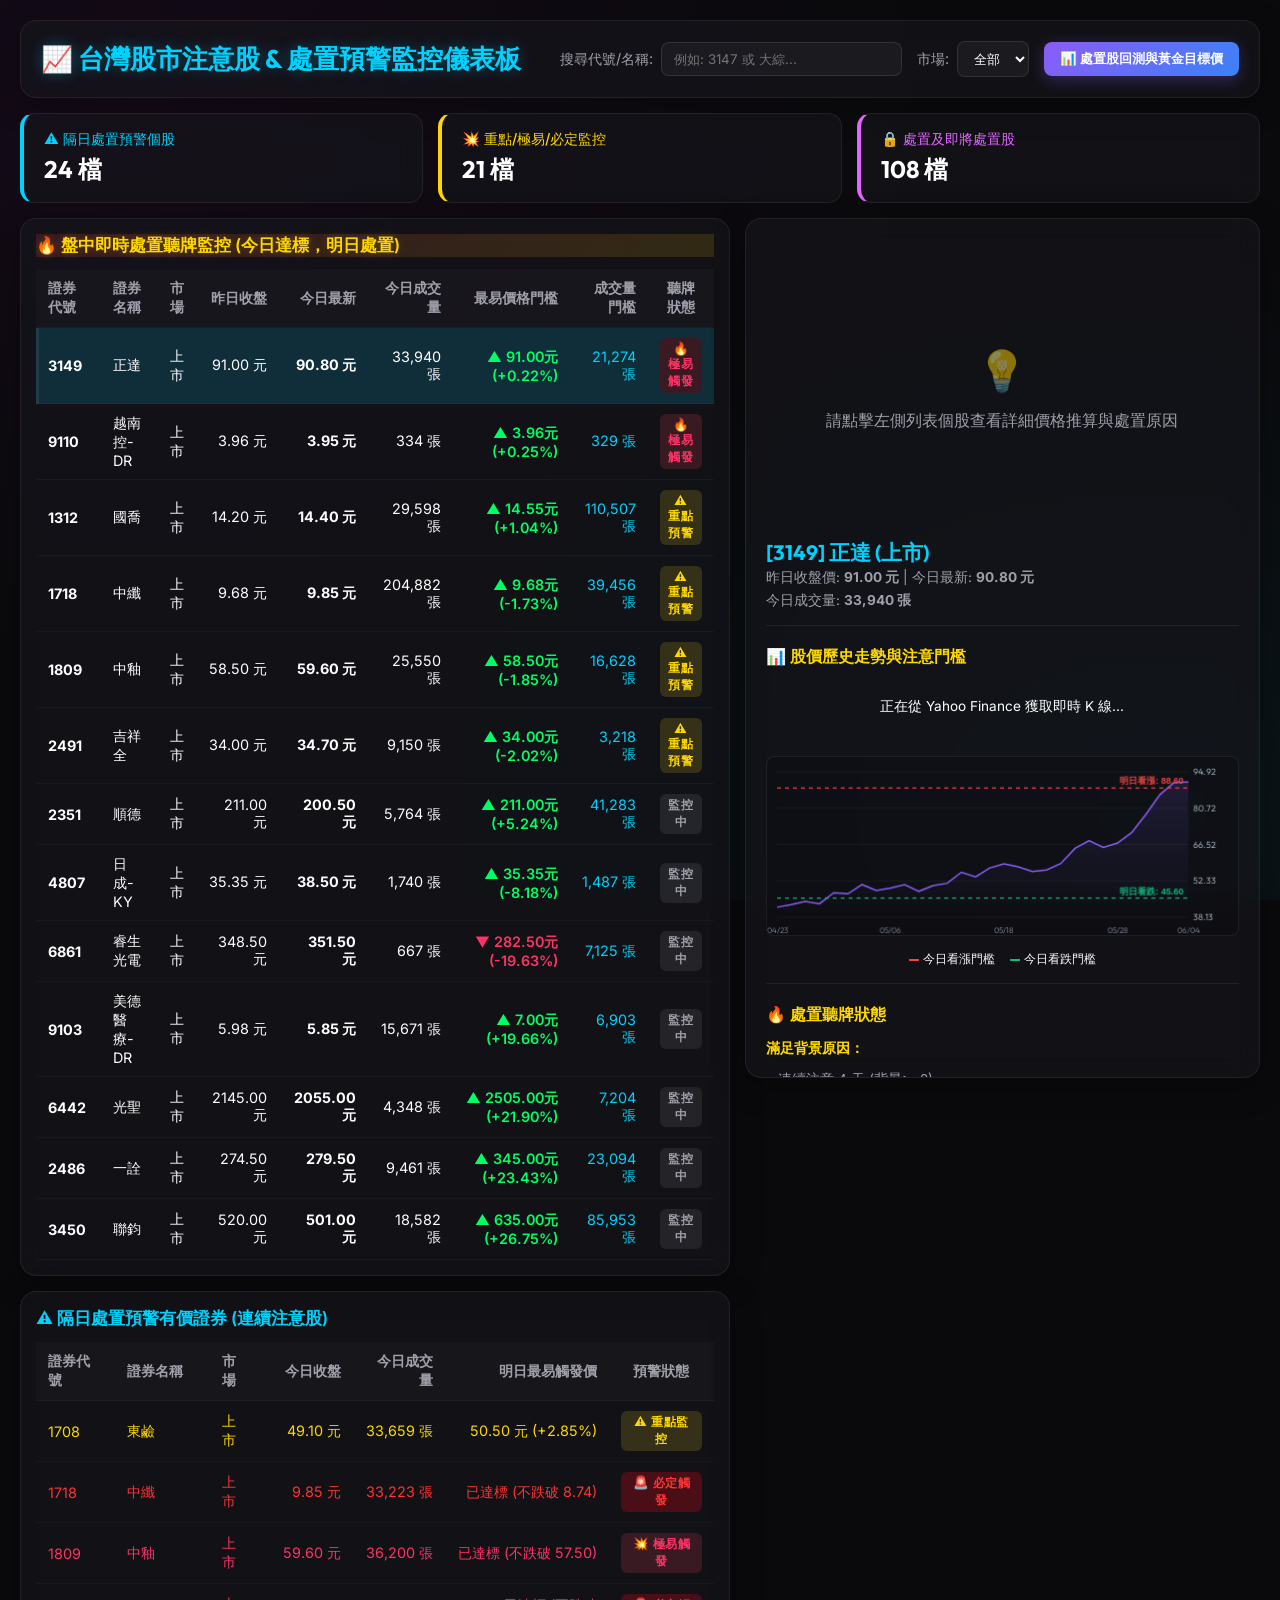
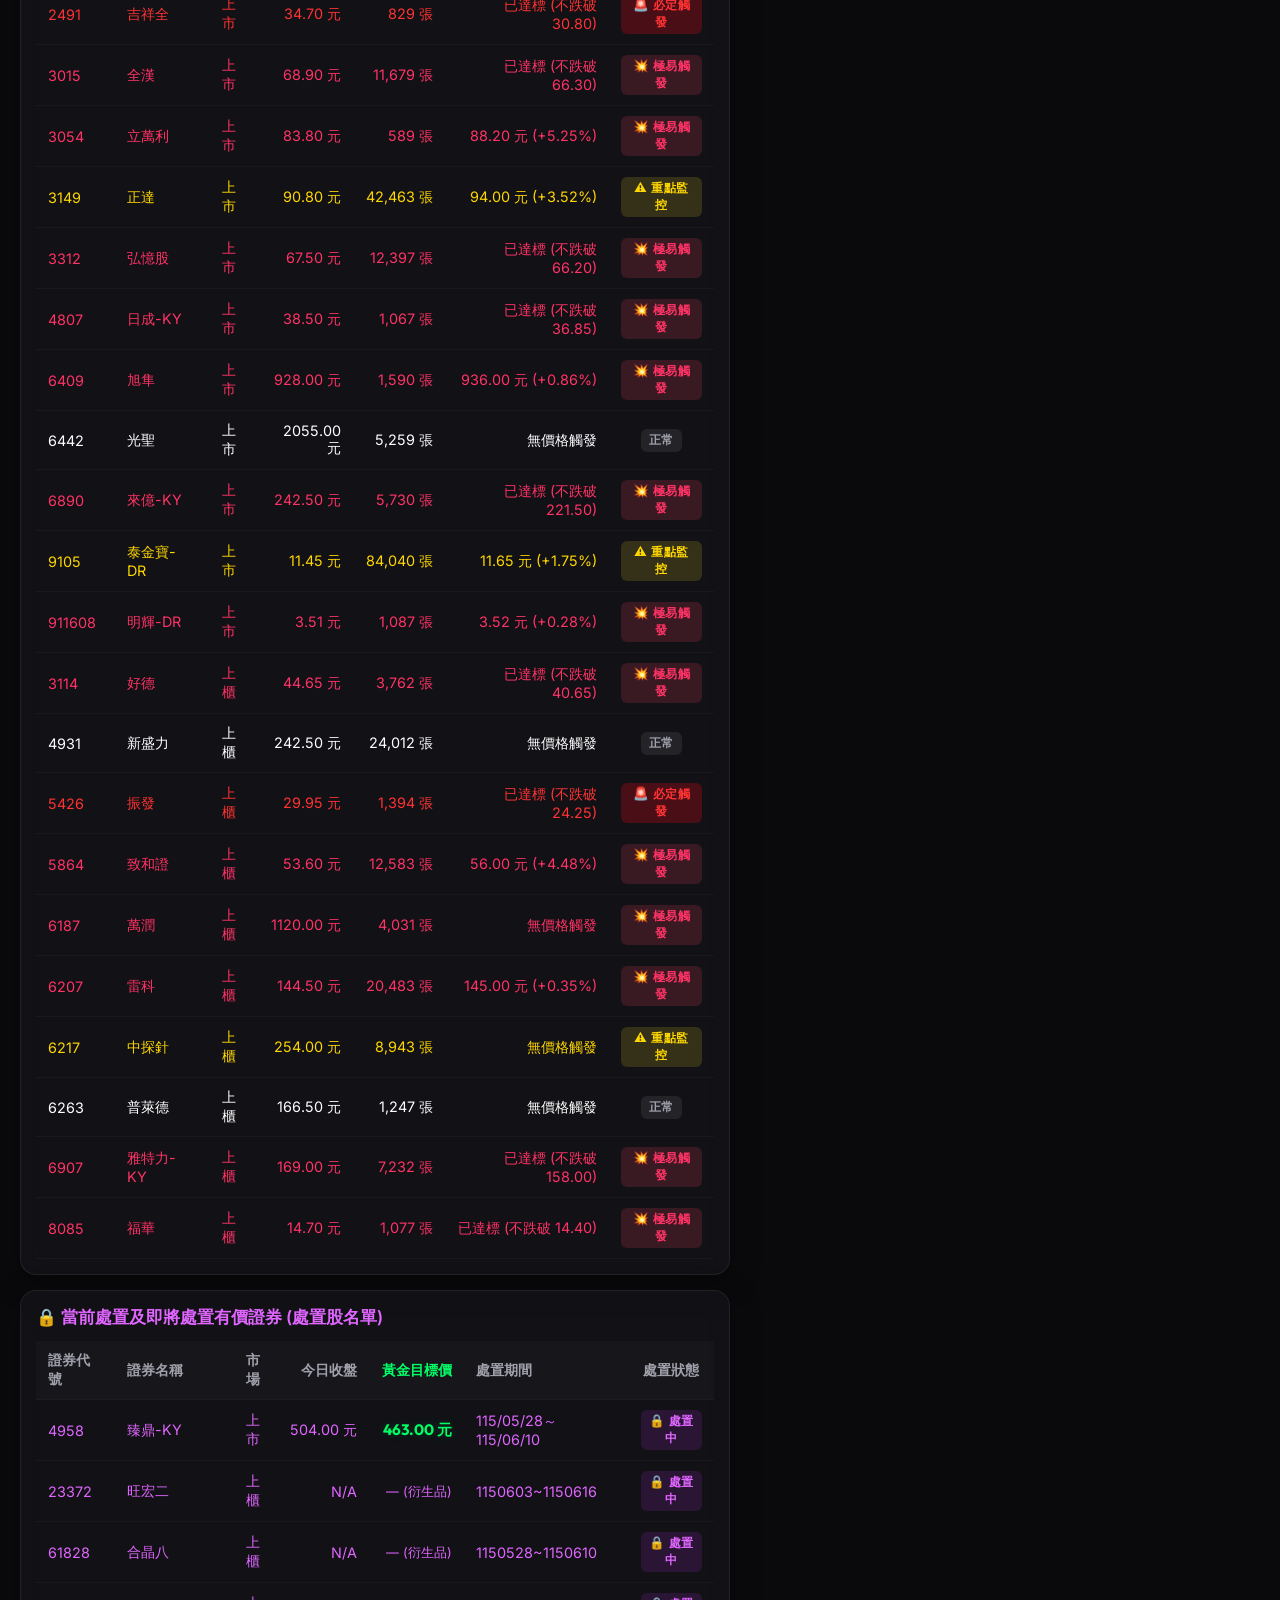
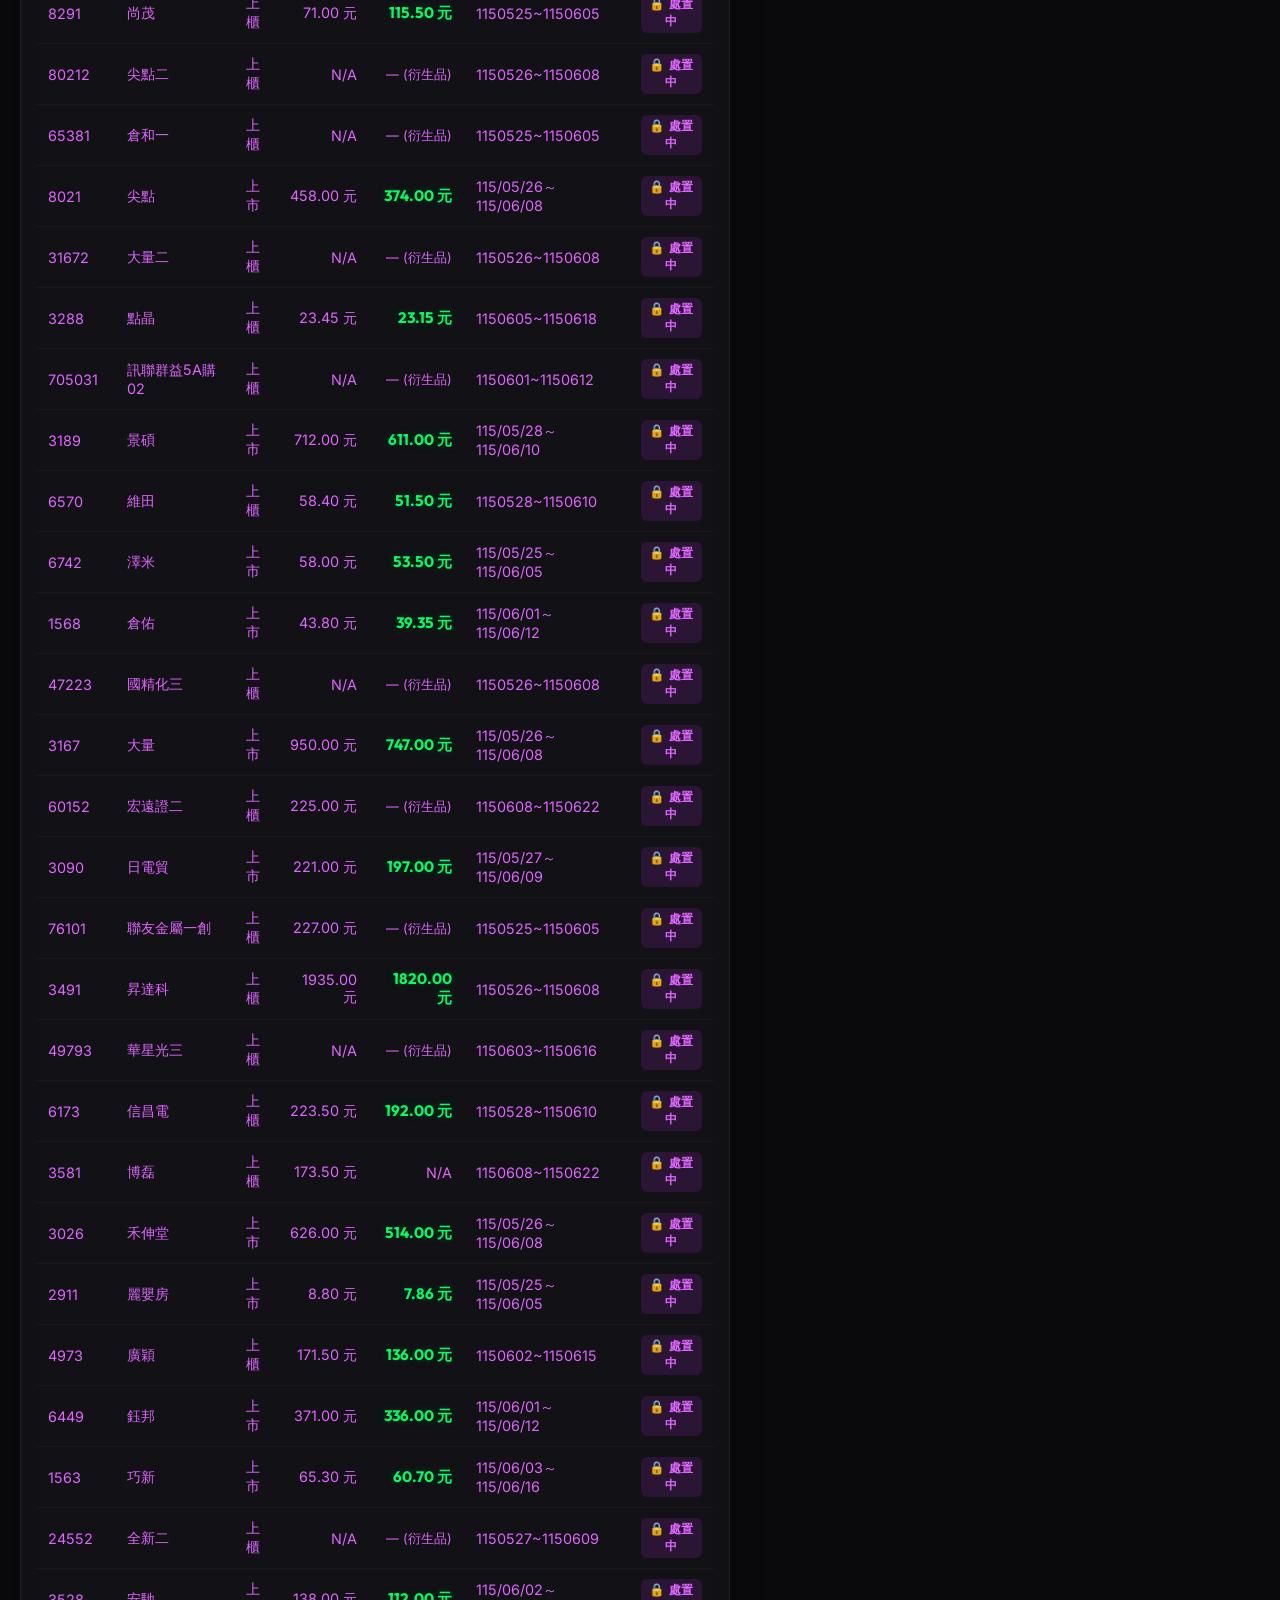
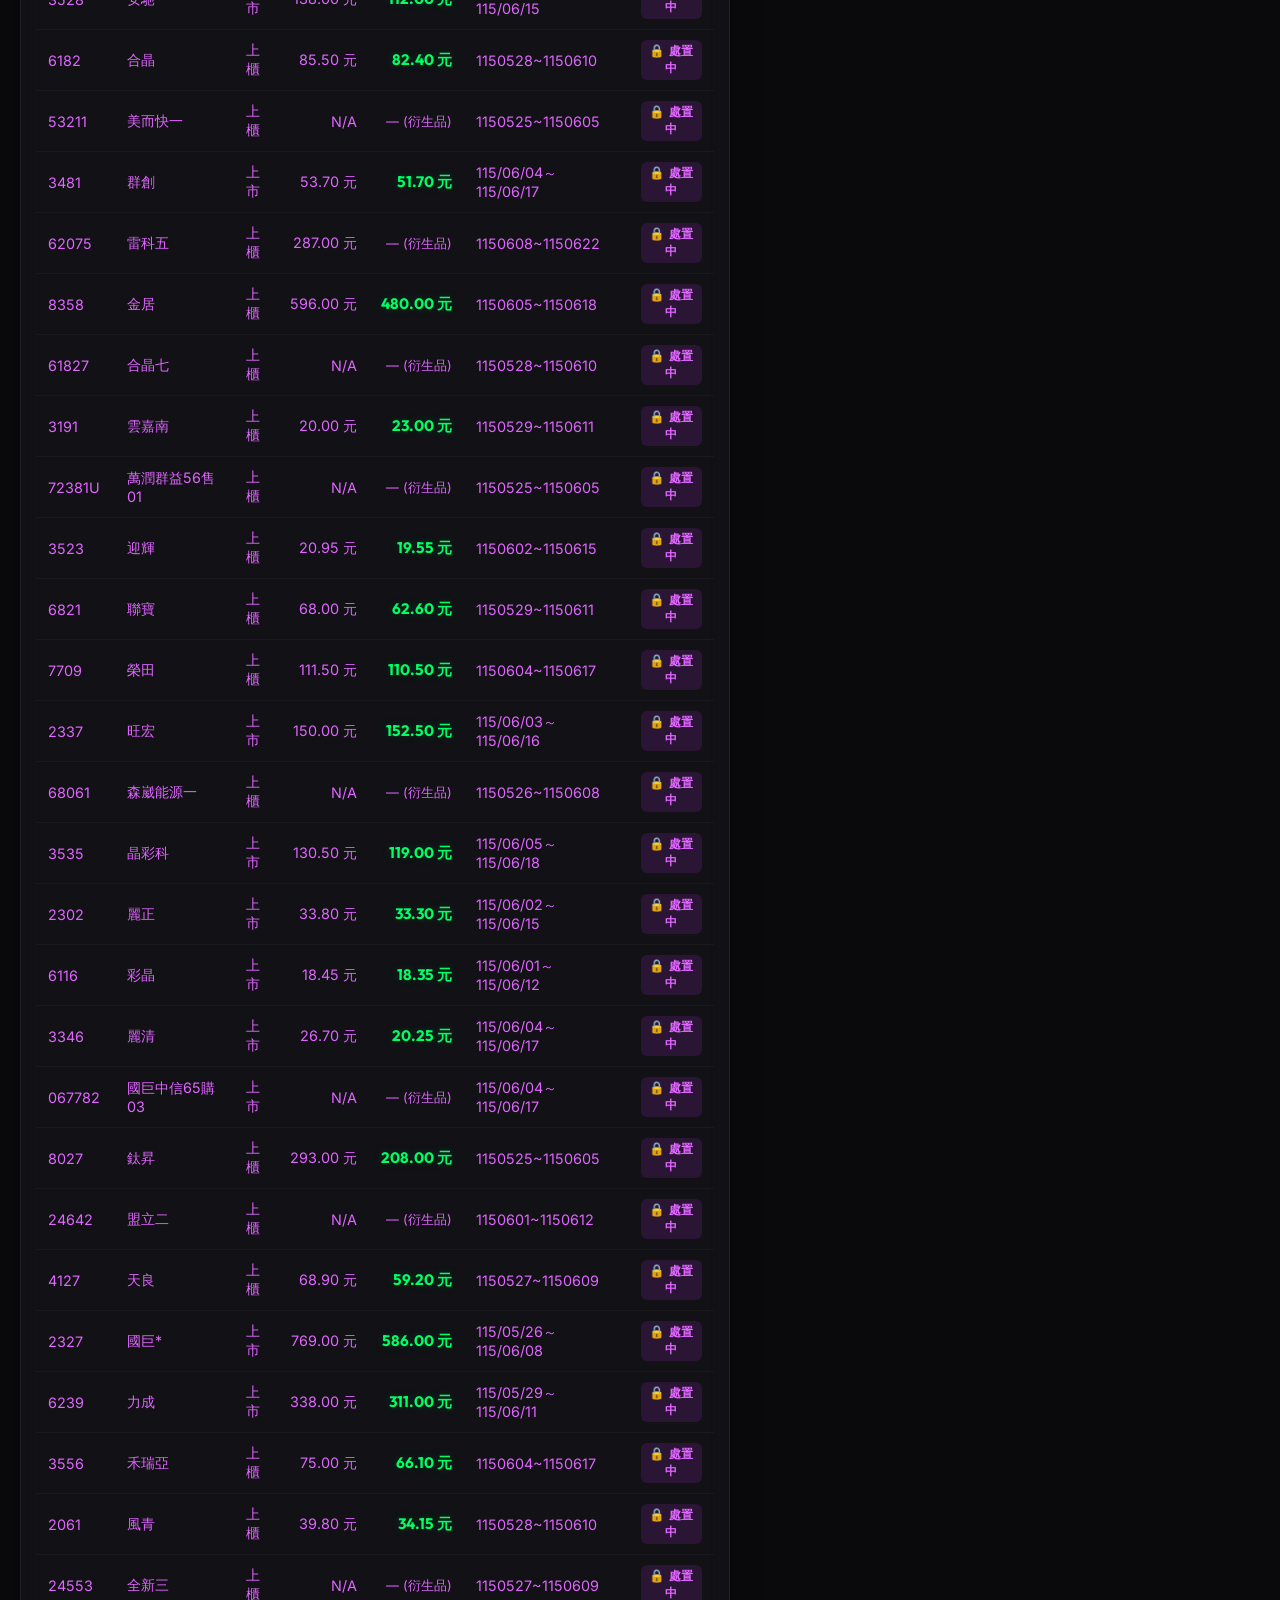
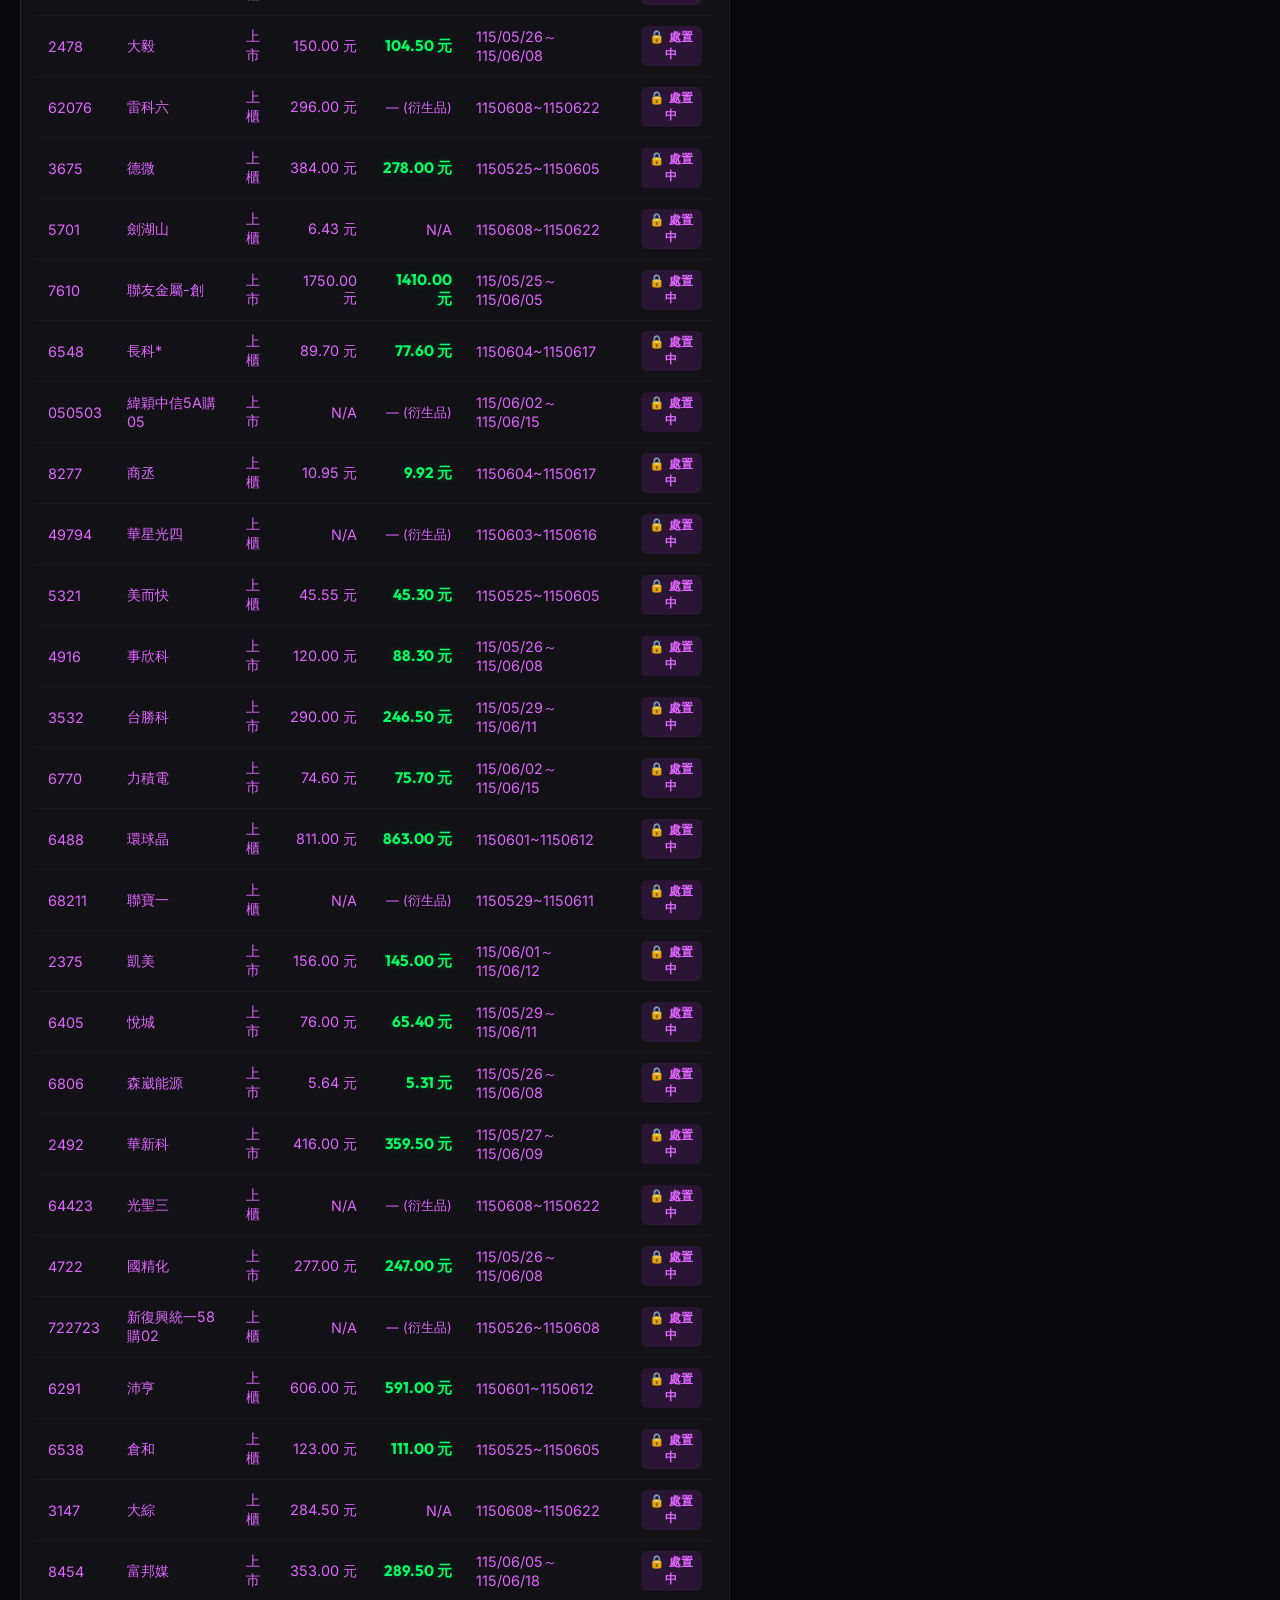
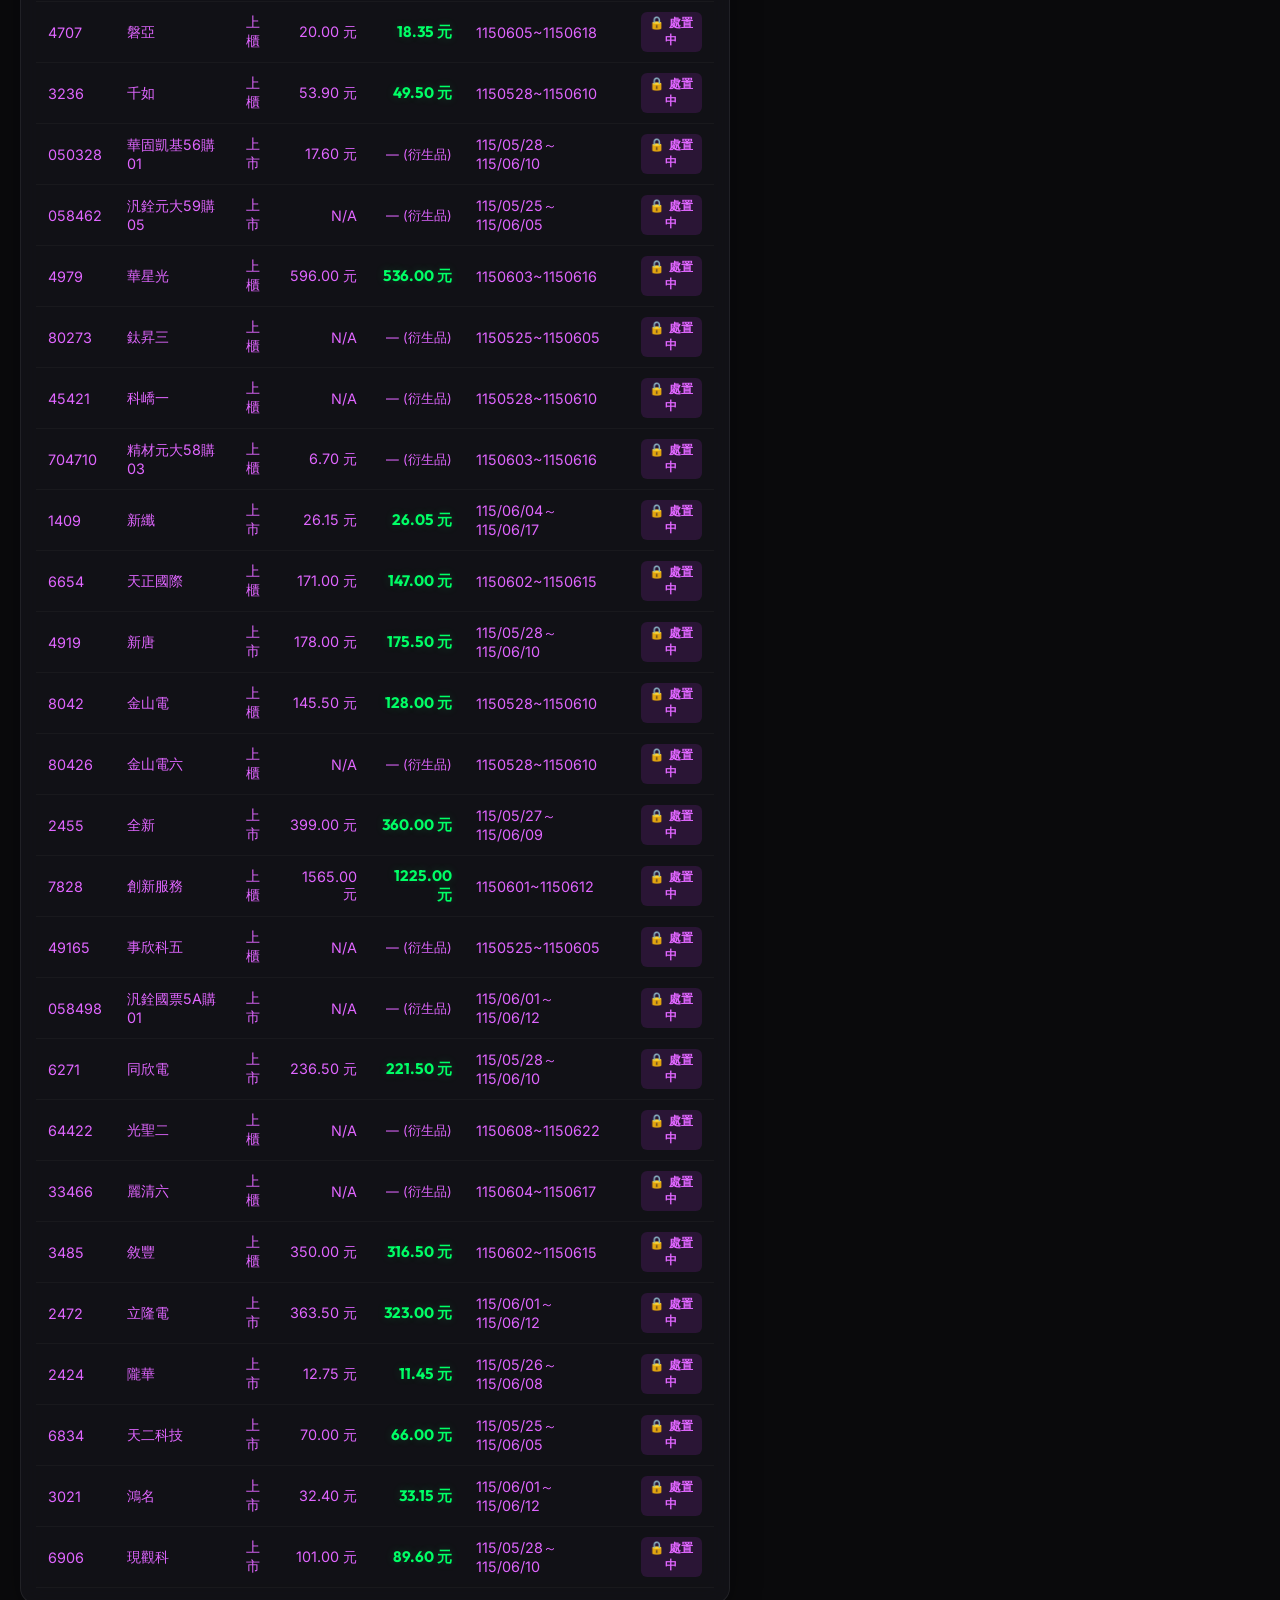
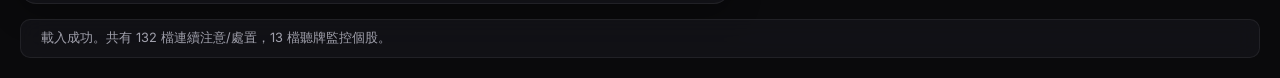
<file: index.html>
<!DOCTYPE html>
<html lang="zh-TW">
<head>
    <meta charset="UTF-8">
    <meta name="viewport" content="width=device-width, initial-scale=1.0">
    <title>台灣股市注意股 & 處置預警監控儀表板</title>
    <link rel="stylesheet" href="index.css">
    <link href="https://fonts.googleapis.com/css2?family=Inter:wght@300;400;500;600;700&family=Outfit:wght@400;500;600;700&display=swap" rel="stylesheet">
</head>
<body>
    <div class="app-container">
        <!-- 頂部標頭與控制區 -->
        <header class="app-header">
            <h1 class="title">📈 台灣股市注意股 & 處置預警監控儀表板</h1>
            
            <div class="controls">
                <div class="search-box">
                    <label for="search-input">搜尋代號/名稱:</label>
                    <input type="text" id="search-input" placeholder="例如: 3147 或 大綜...">
                </div>
                <div class="filter-box">
                    <label for="market-filter">市場:</label>
                    <select id="market-filter">
                        <option value="全部">全部</option>
                        <option value="上市">上市</option>
                        <option value="上櫃">上櫃</option>
                    </select>
                </div>
                <button class="nav-btn" onclick="location.href='dashboard.html'" style="background: linear-gradient(135deg, #8b5cf6 0%, #3b82f6 100%); border: none; padding: 8px 16px; border-radius: 8px; color: white; cursor: pointer; font-weight: 600; box-shadow: 0 4px 15px rgba(139, 92, 246, 0.3); transition: all 0.2s; font-family: inherit;" onmouseover="this.style.transform='translateY(-2px)'" onmouseout="this.style.transform='translateY(0)'">📊 處置股回測與黃金目標價</button>
            </div>
        </header>

        <!-- 數據統計面板 -->
        <section class="stats-panel">
            <div class="stat-card stat-notice" id="stat-notice-card">
                <span class="stat-label">⚠️ 隔日處置預警個股</span>
                <span class="stat-value" id="count-notice">-- 檔</span>
            </div>
            <div class="stat-card stat-warn" id="stat-warn-card">
                <span class="stat-label">💥 重點/極易/必定監控</span>
                <span class="stat-value" id="count-warn">-- 檔</span>
            </div>
            <div class="stat-card stat-disposed" id="stat-disposed-card">
                <span class="stat-label">🔒 處置及即將處置股</span>
                <span class="stat-value" id="count-disposed">-- 檔</span>
            </div>
        </section>

        <!-- 主內容區域 (左右雙欄 / 手機自動上下堆疊) -->
        <main class="main-content">
            <!-- 左側：雙表格區域 -->
            <div class="tables-section">
                <!-- 聽牌股區塊 -->
                <div class="table-container">
                    <div class="table-header" style="background: linear-gradient(135deg, rgba(239, 68, 68, 0.15) 0%, rgba(234, 179, 8, 0.15) 100%);">
                        <h2 style="color: var(--color-yellow); text-shadow: 0 0 10px rgba(234, 179, 8, 0.3);">🔥 盤中即時處置聽牌監控 (今日達標，明日處置)</h2>
                    </div>
                    <div class="table-wrapper">
                        <table id="listening-table">
                            <thead>
                                <tr>
                                    <th>證券代號</th>
                                    <th>證券名稱</th>
                                    <th class="text-center">市場</th>
                                    <th class="text-right">昨日收盤</th>
                                    <th class="text-right">今日最新</th>
                                    <th class="text-right">今日成交量</th>
                                    <th class="text-right">最易價格門檻</th>
                                    <th class="text-right">成交量門檻</th>
                                    <th class="text-center">聽牌狀態</th>
                                </tr>
                            </thead>
                            <tbody id="listening-tbody">
                                <tr>
                                    <td colspan="9" class="placeholder-row">載入中...</td>
                                </tr>
                            </tbody>
                        </table>
                    </div>
                </div>

                <!-- 預警股區塊 -->
                <div class="table-container">
                    <div class="table-header">
                        <h2>⚠️ 隔日處置預警有價證券 (連續注意股)</h2>
                    </div>
                    <div class="table-wrapper">
                        <table id="warning-table">
                            <thead>
                                <tr>
                                    <th>證券代號</th>
                                    <th>證券名稱</th>
                                    <th class="text-center">市場</th>
                                    <th class="text-right">今日收盤</th>
                                    <th class="text-right">今日成交量</th>
                                    <th class="text-right">明日最易觸發價</th>
                                    <th class="text-center">預警狀態</th>
                                </tr>
                            </thead>
                            <tbody id="warning-tbody">
                                <tr>
                                    <td colspan="7" class="placeholder-row">載入中...</td>
                                </tr>
                            </tbody>
                        </table>
                    </div>
                </div>

                <!-- 處置股區塊 -->
                <div class="table-container">
                    <div class="table-header">
                        <h2 class="disposed-header">🔒 當前處置及即將處置有價證券 (處置股名單)</h2>
                    </div>
                    <div class="table-wrapper">
                        <table id="disposed-table">
                            <thead>
                                <tr>
                                    <th>證券代號</th>
                                    <th>證券名稱</th>
                                    <th class="text-center">市場</th>
                                    <th class="text-right">今日收盤</th>
                                    <th class="text-right" style="color: var(--color-green);">黃金目標價</th>
                                    <th>處置期間</th>
                                    <th class="text-center">處置狀態</th>
                                </tr>
                            </thead>
                            <tbody id="disposed-tbody">
                                <tr>
                                    <td colspan="7" class="placeholder-row">載入中...</td>
                                </tr>
                            </tbody>
                        </table>
                    </div>
                </div>
            </div>

            <!-- 右側：個股詳細面板 -->
            <aside class="detail-section" id="detail-section">
                <div class="detail-placeholder" id="detail-placeholder">
                    <div class="info-icon">💡</div>
                    <p>請點擊左側列表個股查看詳細價格推算與處置原因</p>
                </div>
                <div class="detail-card hidden" id="detail-card">
                    <!-- JavaScript 將在此渲染動態詳細內容 -->
                </div>
            </aside>
        </main>
        
        <!-- 頁尾狀態列 -->
        <footer class="app-footer">
            <span id="status-text">就緒</span>
        </footer>
    </div>

    <script src="dashboard.js?v=1.0.6"></script>
</body>
</html>
</file>
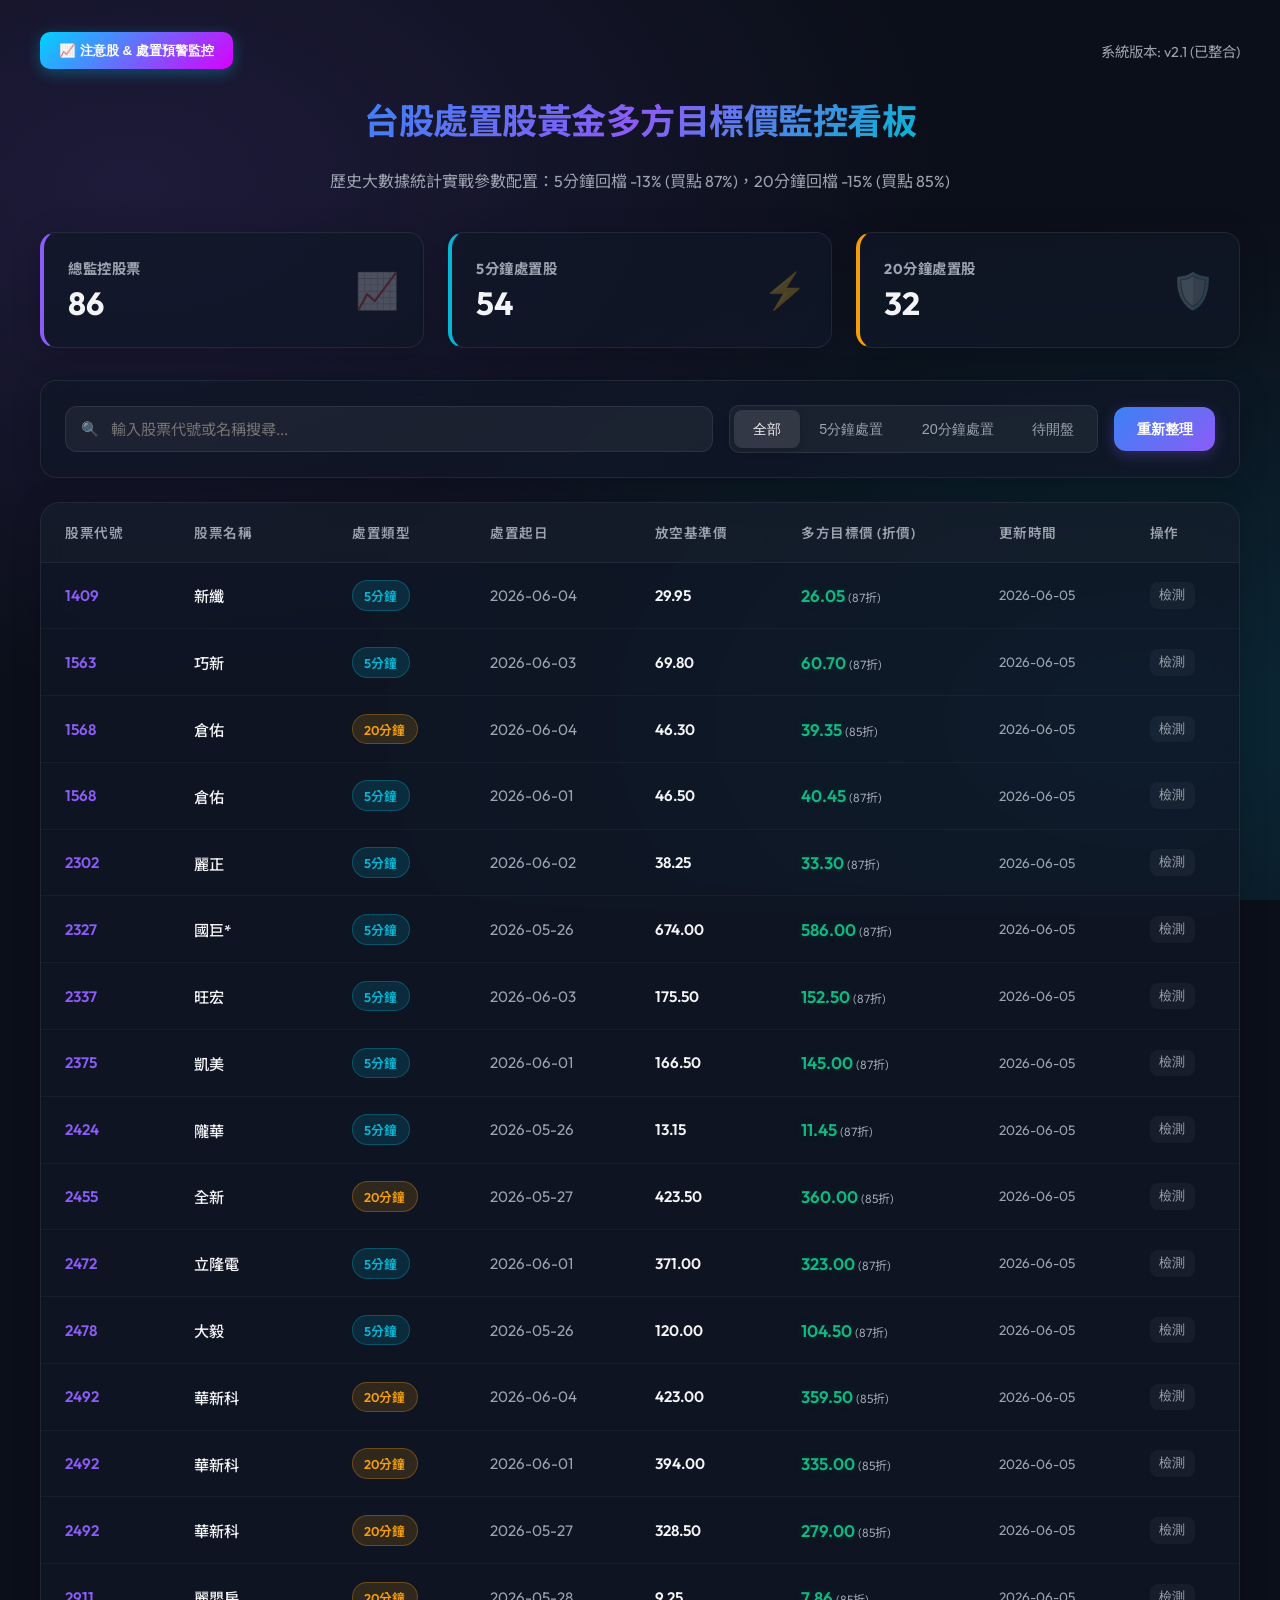
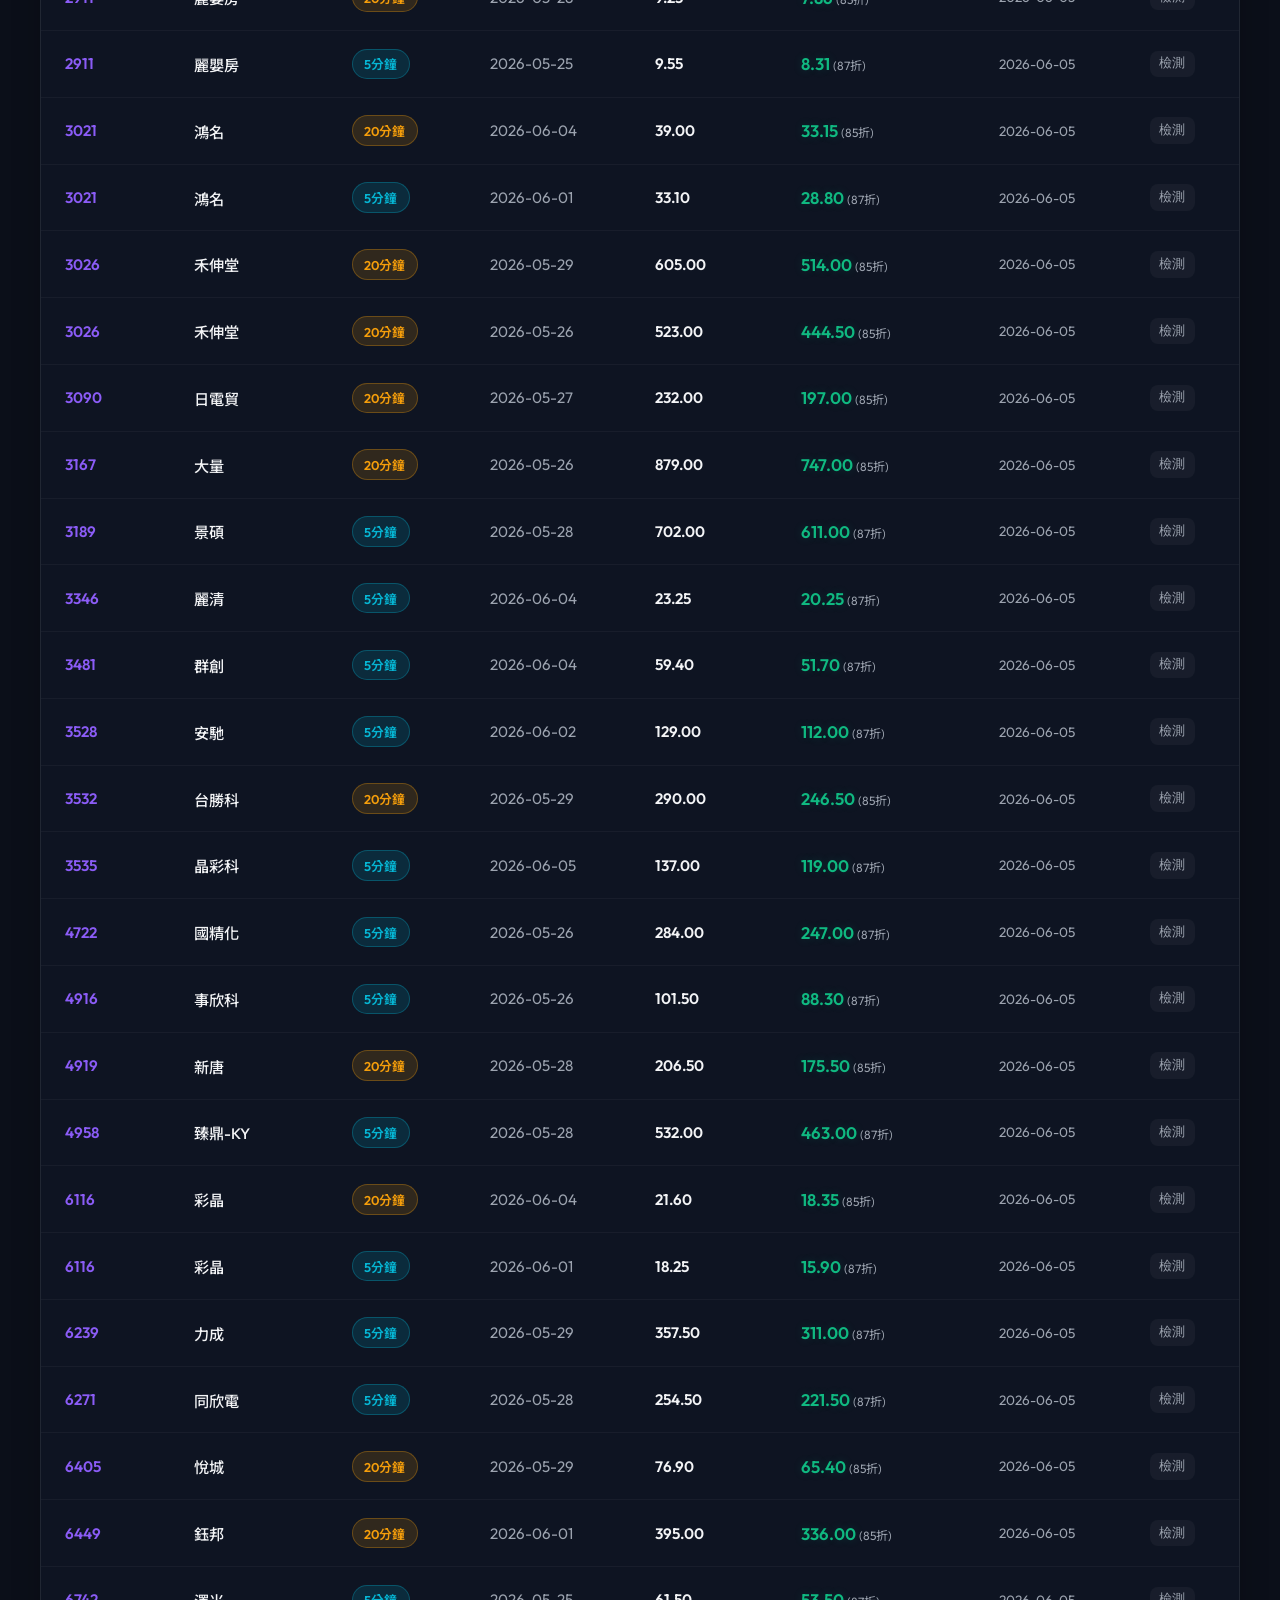
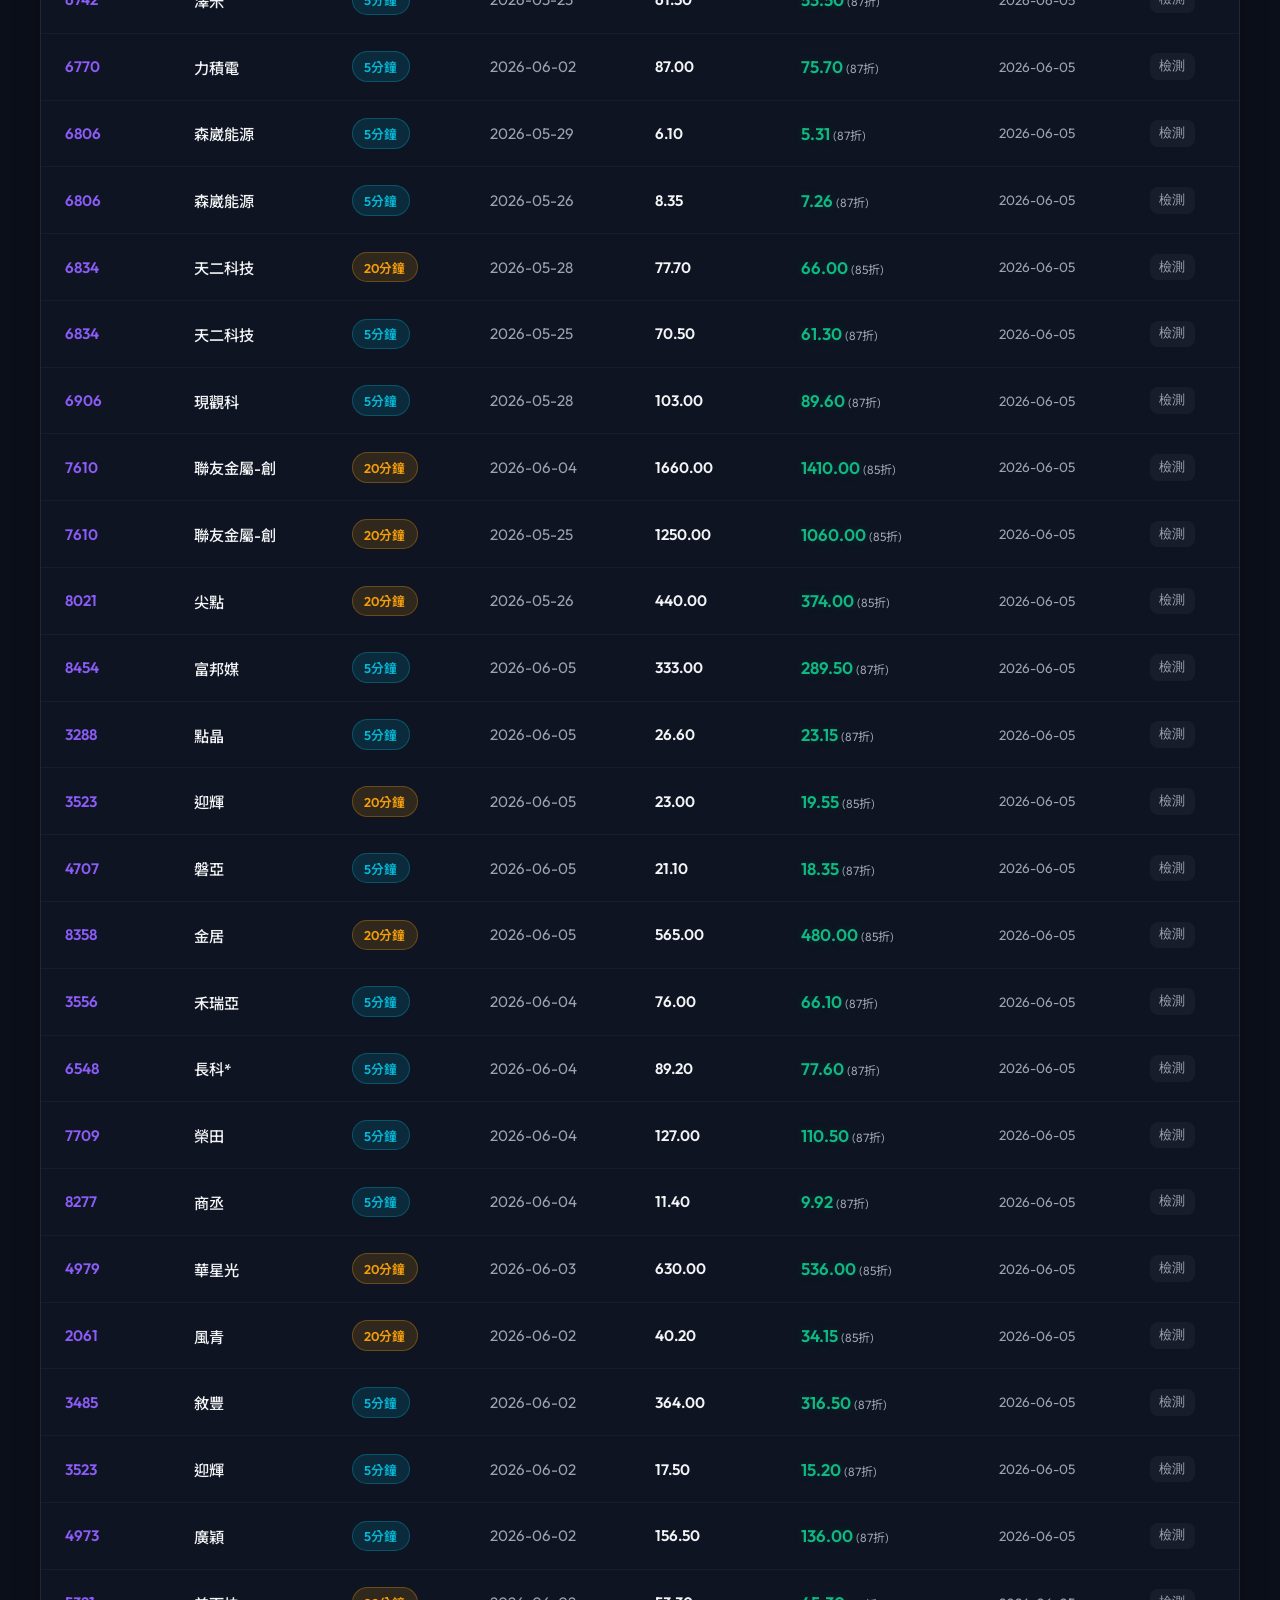
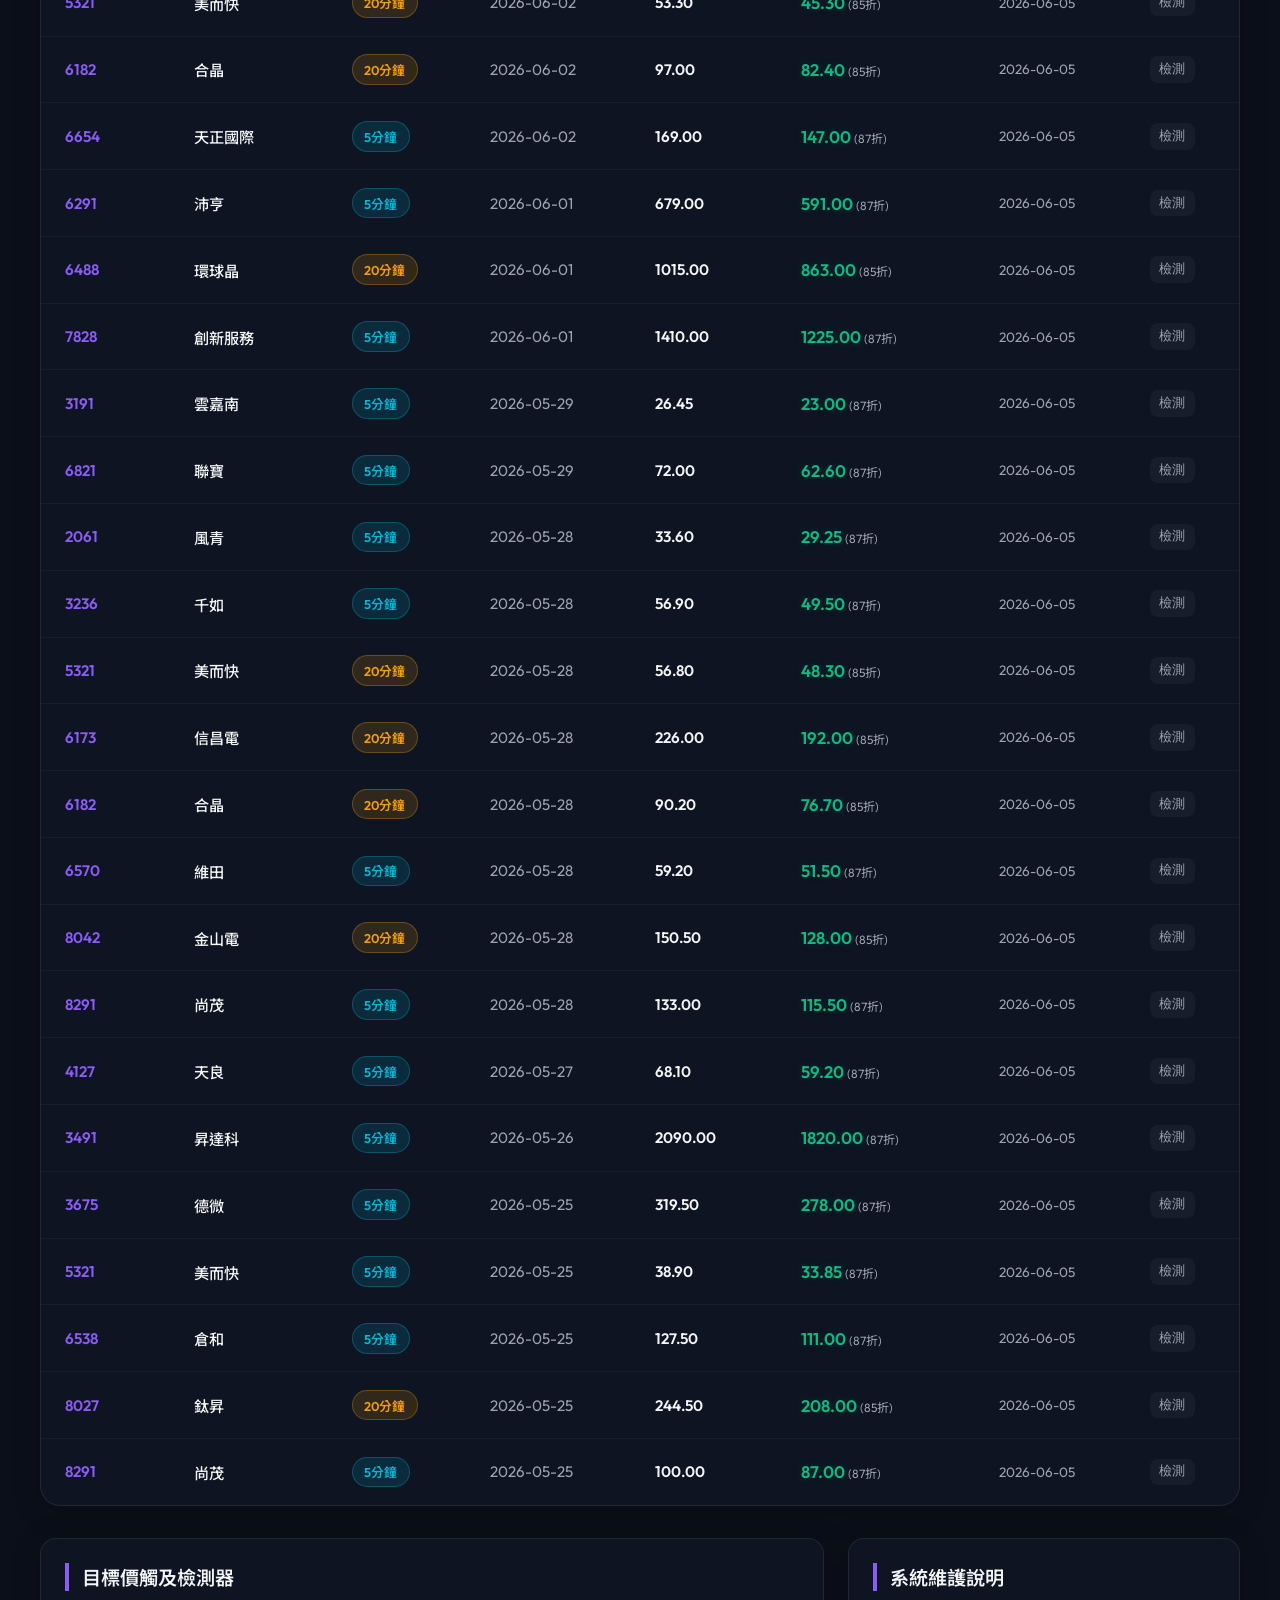
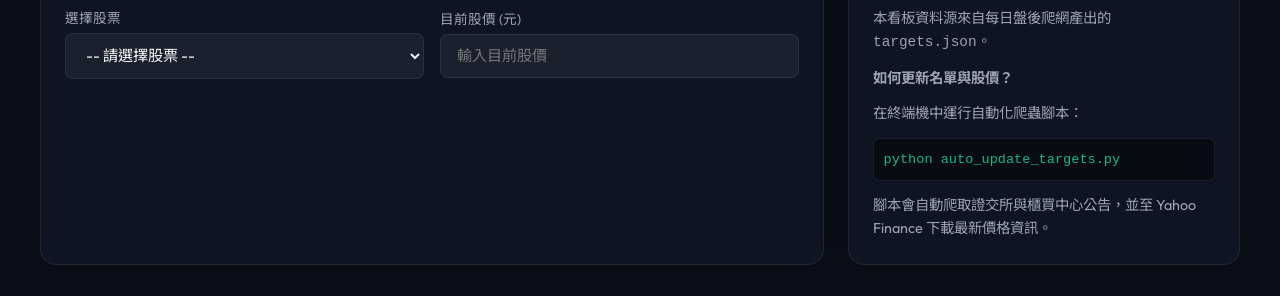
<file: dashboard.html>
<!DOCTYPE html>
<html lang="zh-TW">
<head>
    <meta charset="UTF-8">
    <meta name="viewport" content="width=device-width, initial-scale=1.0">
    <title>台股處置股 - 黃金多方目標價監控看板</title>
    <!-- Google Fonts -->
    <link rel="preconnect" href="https://fonts.googleapis.com">
    <link rel="preconnect" href="https://fonts.gstatic.com" crossorigin>
    <link href="https://fonts.googleapis.com/css2?family=Outfit:wght@300;400;500;600;700&family=Noto+Sans+TC:wght@300;400;500;700&display=swap" rel="stylesheet">
    
    <style>
        :root {
            --bg-color: #0b0f19;
            --card-bg: rgba(17, 24, 39, 0.7);
            --border-color: rgba(255, 255, 255, 0.08);
            --text-primary: #f3f4f6;
            --text-secondary: #9ca3af;
            --primary-glow: rgba(59, 130, 246, 0.5);
            
            --5m-color: #06b6d4;
            --5m-glow: rgba(6, 182, 212, 0.15);
            --20m-color: #f59e0b;
            --20m-glow: rgba(245, 158, 11, 0.15);
            
            --success: #10b981;
            --danger: #ef4444;
            --accent: #8b5cf6;
        }

        * {
            box-sizing: border-box;
            margin: 0;
            padding: 0;
        }

        body {
            font-family: 'Outfit', 'Noto Sans TC', sans-serif;
            background-color: var(--bg-color);
            background-image: 
            radial-gradient(at 10% 20%, rgba(139, 92, 246, 0.15) 0px, transparent 50%),
            radial-gradient(at 90% 80%, rgba(6, 182, 212, 0.15) 0px, transparent 50%);
            background-attachment: fixed;
            color: var(--text-primary);
            min-height: 100vh;
            padding: 2rem 1rem;
        }

        .container {
            max-width: 1200px;
            margin: 0 auto;
        }

        /* Header Style */
        header {
            margin-bottom: 2.5rem;
            text-align: center;
            animation: fadeInDown 0.6s ease-out;
        }

        header h1 {
            font-size: 2.2rem;
            font-weight: 700;
            background: linear-gradient(135deg, #3b82f6 0%, #8b5cf6 50%, #06b6d4 100%);
            -webkit-background-clip: text;
            -webkit-text-fill-color: transparent;
            margin-bottom: 0.5rem;
            letter-spacing: -0.5px;
        }

        header p {
            color: var(--text-secondary);
            font-size: 1rem;
        }

        /* Info Cards */
        .summary-grid {
            display: grid;
            grid-template-columns: repeat(auto-fit, minmax(240px, 1fr));
            gap: 1.5rem;
            margin-bottom: 2rem;
            animation: fadeInUp 0.6s ease-out 0.1s both;
        }

        .summary-card {
            background: var(--card-bg);
            backdrop-filter: blur(12px);
            border: 1px solid var(--border-color);
            border-radius: 16px;
            padding: 1.5rem;
            display: flex;
            align-items: center;
            justify-content: space-between;
            transition: all 0.3s cubic-bezier(0.4, 0, 0.2, 1);
            box-shadow: 0 4px 30px rgba(0, 0, 0, 0.2);
        }

        .summary-card:hover {
            transform: translateY(-4px);
            border-color: rgba(255, 255, 255, 0.15);
            box-shadow: 0 10px 30px rgba(0, 0, 0, 0.3);
        }

        .summary-info h3 {
            font-size: 0.9rem;
            color: var(--text-secondary);
            text-transform: uppercase;
            letter-spacing: 0.5px;
            margin-bottom: 0.3rem;
        }

        .summary-info .value {
            font-size: 2rem;
            font-weight: 700;
            color: var(--text-primary);
        }

        .summary-card.c-5m { border-left: 4px solid var(--5m-color); }
        .summary-card.c-20m { border-left: 4px solid var(--20m-color); }
        .summary-card.c-total { border-left: 4px solid var(--accent); }

        /* Controls Section */
        .controls-card {
            background: var(--card-bg);
            backdrop-filter: blur(12px);
            border: 1px solid var(--border-color);
            border-radius: 16px;
            padding: 1.5rem;
            margin-bottom: 1.5rem;
            display: flex;
            flex-wrap: wrap;
            gap: 1rem;
            align-items: center;
            justify-content: space-between;
            box-shadow: 0 4px 30px rgba(0, 0, 0, 0.2);
            animation: fadeInUp 0.6s ease-out 0.2s both;
        }

        .search-box {
            position: relative;
            flex: 1;
            min-width: 280px;
        }

        .search-box input {
            width: 100%;
            background: rgba(255, 255, 255, 0.05);
            border: 1px solid var(--border-color);
            border-radius: 12px;
            padding: 0.8rem 1rem 0.8rem 2.8rem;
            color: var(--text-primary);
            font-size: 0.95rem;
            font-family: inherit;
            transition: all 0.3s;
        }

        .search-box input:focus {
            outline: none;
            border-color: #3b82f6;
            background: rgba(255, 255, 255, 0.08);
            box-shadow: 0 0 15px rgba(59, 130, 246, 0.2);
        }

        .search-box::before {
            content: "🔍";
            position: absolute;
            left: 1rem;
            top: 50%;
            transform: translateY(-50%);
            font-size: 0.9rem;
            opacity: 0.6;
        }

        .filter-tabs {
            display: flex;
            background: rgba(255, 255, 255, 0.05);
            padding: 4px;
            border-radius: 10px;
            border: 1px solid var(--border-color);
        }

        .filter-tab {
            padding: 0.6rem 1.2rem;
            background: transparent;
            border: none;
            border-radius: 8px;
            color: var(--text-secondary);
            font-size: 0.9rem;
            cursor: pointer;
            transition: all 0.2s;
            font-weight: 500;
        }

        .filter-tab:hover {
            color: var(--text-primary);
        }

        .filter-tab.active {
            background: rgba(255, 255, 255, 0.1);
            color: var(--text-primary);
            box-shadow: 0 2px 8px rgba(0, 0, 0, 0.2);
        }

        .btn-refresh {
            background: linear-gradient(135deg, #3b82f6 0%, #8b5cf6 100%);
            border: none;
            border-radius: 12px;
            padding: 0.8rem 1.4rem;
            color: white;
            font-size: 0.9rem;
            font-weight: 600;
            cursor: pointer;
            transition: all 0.2s;
            box-shadow: 0 4px 15px rgba(139, 92, 246, 0.3);
        }

        .btn-refresh:hover {
            transform: translateY(-2px);
            box-shadow: 0 6px 20px rgba(139, 92, 246, 0.4);
        }

        .btn-refresh:active {
            transform: translateY(0);
        }

        /* Table Card */
        .table-card {
            background: var(--card-bg);
            backdrop-filter: blur(12px);
            border: 1px solid var(--border-color);
            border-radius: 20px;
            overflow: hidden;
            box-shadow: 0 4px 30px rgba(0, 0, 0, 0.2);
            animation: fadeInUp 0.6s ease-out 0.3s both;
            margin-bottom: 2rem;
        }

        .table-wrapper {
            overflow-x: auto;
        }

        table {
            width: 100%;
            border-collapse: collapse;
            text-align: left;
        }

        th {
            background: rgba(255, 255, 255, 0.02);
            padding: 1.2rem 1.5rem;
            font-size: 0.85rem;
            text-transform: uppercase;
            letter-spacing: 0.5px;
            color: var(--text-secondary);
            border-bottom: 1px solid var(--border-color);
            font-weight: 600;
        }

        td {
            padding: 1.1rem 1.5rem;
            font-size: 0.95rem;
            border-bottom: 1px solid rgba(255, 255, 255, 0.04);
            transition: all 0.2s;
        }

        tr:last-child td {
            border-bottom: none;
        }

        tr:hover td {
            background: rgba(255, 255, 255, 0.02);
        }

        /* Badges */
        .badge {
            display: inline-flex;
            align-items: center;
            padding: 0.3rem 0.7rem;
            border-radius: 99px;
            font-size: 0.8rem;
            font-weight: 600;
        }

        .badge-5m {
            background: var(--5m-glow);
            color: var(--5m-color);
            border: 1px solid rgba(6, 182, 212, 0.3);
        }

        .badge-20m {
            background: var(--20m-glow);
            color: var(--20m-color);
            border: 1px solid rgba(245, 158, 11, 0.3);
        }

        /* Target price styles */
        .price-text {
            font-family: 'Outfit', monospace;
            font-weight: 600;
        }

        .target-price-cell {
            color: var(--success);
            font-size: 1.05rem;
            text-shadow: 0 0 10px rgba(16, 185, 129, 0.2);
        }

        .waiting-text {
            color: var(--text-secondary);
            font-style: italic;
            font-size: 0.9rem;
        }

        /* Calculator section */
        .bottom-section {
            display: grid;
            grid-template-columns: 1fr;
            gap: 1.5rem;
            animation: fadeInUp 0.6s ease-out 0.4s both;
        }

        @media (min-width: 768px) {
            .bottom-section {
                grid-template-columns: 2fr 1fr;
            }
        }

        .interactive-card {
            background: var(--card-bg);
            backdrop-filter: blur(12px);
            border: 1px solid var(--border-color);
            border-radius: 16px;
            padding: 1.5rem;
            box-shadow: 0 4px 30px rgba(0, 0, 0, 0.2);
        }

        .interactive-card h2 {
            font-size: 1.2rem;
            font-weight: 600;
            margin-bottom: 1rem;
            color: var(--text-primary);
            border-left: 4px solid var(--accent);
            padding-left: 0.8rem;
        }

        .calc-form {
            display: flex;
            flex-wrap: wrap;
            gap: 1rem;
            align-items: center;
        }

        .form-group {
            flex: 1;
            min-width: 150px;
        }

        .form-group label {
            display: block;
            font-size: 0.85rem;
            color: var(--text-secondary);
            margin-bottom: 0.4rem;
        }

        .form-group select, .form-group input {
            width: 100%;
            background: rgba(255, 255, 255, 0.05);
            border: 1px solid var(--border-color);
            border-radius: 8px;
            padding: 0.7rem 1rem;
            color: var(--text-primary);
            font-size: 0.95rem;
            font-family: inherit;
        }

        .form-group select:focus, .form-group input:focus {
            outline: none;
            border-color: var(--accent);
        }

        .calc-result {
            margin-top: 1.2rem;
            padding: 1rem;
            border-radius: 10px;
            background: rgba(255, 255, 255, 0.02);
            border: 1px solid rgba(255, 255, 255, 0.04);
            display: flex;
            justify-content: space-around;
            text-align: center;
        }

        .calc-stat-box .stat-label {
            font-size: 0.8rem;
            color: var(--text-secondary);
            margin-bottom: 0.3rem;
        }

        .calc-stat-box .stat-val {
            font-size: 1.3rem;
            font-weight: 700;
        }

        /* Price alert utility */
        .checker-box {
            display: flex;
            flex-direction: column;
            gap: 0.8rem;
        }

        .checker-row {
            display: flex;
            gap: 0.5rem;
        }

        .checker-result-box {
            padding: 1rem;
            border-radius: 10px;
            text-align: center;
            font-weight: 600;
            display: none;
        }

        .alert-triggered {
            background: rgba(16, 185, 129, 0.15);
            color: var(--success);
            border: 1px solid rgba(16, 185, 129, 0.3);
            text-shadow: 0 0 10px rgba(16, 185, 129, 0.2);
        }

        .alert-pending {
            background: rgba(59, 130, 246, 0.15);
            color: #3b82f6;
            border: 1px solid rgba(59, 130, 246, 0.3);
        }

        /* Empty State */
        .empty-state {
            padding: 3rem;
            text-align: center;
            color: var(--text-secondary);
        }
        
        .empty-state h3 {
            color: var(--text-primary);
            margin-bottom: 0.5rem;
        }

        /* Animations */
        @keyframes fadeInDown {
            from {
                opacity: 0;
                transform: translateY(-20px);
            }
            to {
                opacity: 1;
                transform: translateY(0);
            }
        }

        @keyframes fadeInUp {
            from {
                opacity: 0;
                transform: translateY(20px);
            }
            to {
                opacity: 1;
                transform: translateY(0);
            }
        }
    </style>
</head>
<body>
    <div class="container">
        <!-- Header -->
        <header style="display: flex; flex-direction: column; align-items: center; gap: 1rem; position: relative;">
            <div style="display: flex; justify-content: space-between; width: 100%; align-items: center; max-width: 1200px; margin-bottom: 0.5rem;">
                <button onclick="location.href='index.html'" style="background: linear-gradient(135deg, #00d2ff 0%, #d800ff 100%); border: none; padding: 0.6rem 1.2rem; border-radius: 10px; color: white; cursor: pointer; font-weight: 600; box-shadow: 0 4px 15px rgba(0, 210, 255, 0.3); transition: all 0.2s;" onmouseover="this.style.transform='translateY(-2px)'" onmouseout="this.style.transform='translateY(0)'">📈 注意股 & 處置預警監控</button>
                <span style="font-size: 0.9rem; color: var(--text-secondary);">系統版本: v2.1 (已整合)</span>
            </div>
            <h1>台股處置股黃金多方目標價監控看板</h1>
            <p>歷史大數據統計實戰參數配置：5分鐘回檔 -13% (買點 87%)，20分鐘回檔 -15% (買點 85%)</p>
        </header>

        <!-- Summary Statistics -->
        <div class="summary-grid">
            <div class="summary-card c-total">
                <div class="summary-info">
                    <h3>總監控股票</h3>
                    <div class="value" id="stat-total">-</div>
                </div>
                <div style="font-size: 2.2rem; opacity: 0.25;">📈</div>
            </div>
            <div class="summary-card c-5m">
                <div class="summary-info">
                    <h3>5分鐘處置股</h3>
                    <div class="value" id="stat-5m">-</div>
                </div>
                <div style="font-size: 2.2rem; opacity: 0.25; color: var(--5m-color);">⚡</div>
            </div>
            <div class="summary-card c-20m">
                <div class="summary-info">
                    <h3>20分鐘處置股</h3>
                    <div class="value" id="stat-20m">-</div>
                </div>
                <div style="font-size: 2.2rem; opacity: 0.25; color: var(--20m-color);">🛡️</div>
            </div>
        </div>

        <!-- Filters and Search -->
        <div class="controls-card">
            <div class="search-box">
                <input type="text" id="search-input" placeholder="輸入股票代號或名稱搜尋...">
            </div>
            <div class="filter-tabs">
                <button class="filter-tab active" onclick="setFilter('all')">全部</button>
                <button class="filter-tab" onclick="setFilter('5m')">5分鐘處置</button>
                <button class="filter-tab" onclick="setFilter('20m')">20分鐘處置</button>
                <button class="filter-tab" onclick="setFilter('waiting')">待開盤</button>
            </div>
            <button class="btn-refresh" onclick="loadData()">重新整理</button>
        </div>

        <!-- Table Card -->
        <div class="table-card">
            <div class="table-wrapper">
                <table>
                    <thead>
                        <tr>
                            <th>股票代號</th>
                            <th>股票名稱</th>
                            <th>處置類型</th>
                            <th>處置起日</th>
                            <th>放空基準價</th>
                            <th>多方目標價 (折價)</th>
                            <th>更新時間</th>
                            <th>操作</th>
                        </tr>
                    </thead>
                    <tbody id="stocks-tbody">
                        <tr>
                            <td colspan="8" class="empty-state">
                                <h3>資料載入中...</h3>
                            </td>
                        </tr>
                    </tbody>
                </table>
            </div>
        </div>

        <!-- Bottom Cards -->
        <div class="bottom-section">
            <!-- Price distance checker -->
            <div class="interactive-card">
                <h2>目標價觸及檢測器</h2>
                <div class="calc-form">
                    <div class="form-group">
                        <label for="select-stock">選擇股票</label>
                        <select id="select-stock" onchange="updateChecker()">
                            <option value="">-- 請選擇股票 --</option>
                        </select>
                    </div>
                    <div class="form-group">
                        <label for="current-price">目前股價 (元)</label>
                        <input type="number" step="0.01" id="current-price" placeholder="輸入目前股價" oninput="calculateDistance()">
                    </div>
                </div>
                <div class="checker-box" style="margin-top: 1.2rem;">
                    <div class="checker-result-box" id="checker-result"></div>
                </div>
            </div>
            
            <!-- Quick Command Guide -->
            <div class="interactive-card">
                <h2>系統維護說明</h2>
                <div style="font-size: 0.9rem; color: var(--text-secondary); line-height: 1.6;">
                    <p style="margin-bottom: 0.8rem;">本看板資料源來自每日盤後爬網產出的 <code>targets.json</code>。</p>
                    <p style="margin-bottom: 0.8rem;"><strong>如何更新名單與股價？</strong></p>
                    <p style="margin-bottom: 0.8rem;">在終端機中運行自動化爬蟲腳本：</p>
                    <pre style="background: rgba(0, 0, 0, 0.4); padding: 0.6rem; border-radius: 6px; font-family: monospace; color: var(--success); font-size: 0.85rem; border: 1px solid var(--border-color); margin-bottom: 0.8rem;">python auto_update_targets.py</pre>
                    <p>腳本會自動爬取證交所與櫃買中心公告，並至 Yahoo Finance 下載最新價格資訊。</p>
                </div>
            </div>
        </div>
    </div>

    <!-- Logic Script -->
    <script>
        let allStocks = [];
        let activeFilter = 'all';

        // 載入資料
        async function loadData() {
            const tbody = document.getElementById("stocks-tbody");
            tbody.innerHTML = `<tr><td colspan="8" class="empty-state"><h3>資料載入中...</h3></td></tr>`;
            
            try {
                // 使用 fetch 載入 targets.json (路徑改為 db/ 下)
                const response = await fetch("db/targets.json?t=" + new Date().getTime());
                if (!response.ok) {
                    throw new Error("無法讀取 db/targets.json 檔案");
                }
                
                allStocks = await response.json();
                
                // 更新統計數字
                updateStatistics();
                
                // 渲染表格
                renderTable();
                
                // 更新檢測器下拉選單
                populateStockSelector();
                
            } catch (error) {
                console.error("載入失敗: ", error);
                tbody.innerHTML = `
                    <tr>
                        <td colspan="8" class="empty-state">
                            <h3 style="color: var(--danger);">載入資料失敗</h3>
                            <p style="margin-top: 0.5rem;">請確認 db/targets.json 檔案是否存在，或已運行過更新腳本。</p>
                        </td>
                    </tr>
                `;
            }
        }

        // 更新統計數據
        function updateStatistics() {
            document.getElementById("stat-total").innerText = allStocks.length;
            
            const count5m = allStocks.filter(s => s.type === "5分鐘").length;
            document.getElementById("stat-5m").innerText = count5m;
            
            const count20m = allStocks.filter(s => s.type === "20分鐘").length;
            document.getElementById("stat-20m").innerText = count20m;
        }

        // 設定過濾條件
        function setFilter(filterType) {
            activeFilter = filterType;
            
            // 更新按鈕樣式
            const tabs = document.querySelectorAll(".filter-tab");
            tabs.forEach(tab => {
                tab.classList.remove("active");
                if (tab.getAttribute("onclick").includes(filterType)) {
                    tab.classList.add("active");
                }
            });
            
            renderTable();
        }

        // 渲染表格內容
        function renderTable() {
            const tbody = document.getElementById("stocks-tbody");
            const searchQuery = document.getElementById("search-input").value.toLowerCase().trim();
            
            // 篩選
            let filtered = allStocks.filter(s => {
                // 關鍵字搜尋
                const matchesSearch = s.code.includes(searchQuery) || s.name.toLowerCase().includes(searchQuery);
                if (!matchesSearch) return false;
                
                // 分類過濾
                if (activeFilter === '5m') return s.type === '5分鐘';
                if (activeFilter === '20m') return s.type === '20分鐘';
                if (activeFilter === 'waiting') return s.baseline_price === 'WAITING_FOR_OPEN' || s.target_price === 'WAITING_FOR_OPEN';
                
                return true;
            });
            
            if (filtered.length === 0) {
                tbody.innerHTML = `
                    <tr>
                        <td colspan="8" class="empty-state">
                            <h3>查無符合條件的處置股</h3>
                            <p style="margin-top: 0.5rem;">請重設篩選條件或關鍵字搜尋。</p>
                        </td>
                    </tr>
                `;
                return;
            }
            
            tbody.innerHTML = "";
            filtered.forEach(s => {
                const tr = document.createElement("tr");
                
                // 處置類型徽章
                const badgeClass = s.type === "5分鐘" ? "badge-5m" : "badge-20m";
                
                // 基準價顯示
                let baselineDisplay = "";
                if (s.baseline_price === "WAITING_FOR_OPEN") {
                    baselineDisplay = `<span class="waiting-text">待開盤</span>`;
                } else {
                    baselineDisplay = `<span class="price-text">${parseFloat(s.baseline_price).toFixed(2)}</span>`;
                }
                
                // 目標價顯示與折幅標註
                let targetDisplay = "";
                if (s.target_price === "WAITING_FOR_OPEN") {
                    targetDisplay = `<span class="waiting-text">待開盤</span>`;
                } else {
                    const discount = s.type === "5分鐘" ? "87折" : "85折";
                    targetDisplay = `<span class="price-text target-price-cell">${parseFloat(s.target_price).toFixed(2)}</span> <span style="font-size: 0.75rem; color: var(--text-secondary);">(${discount})</span>`;
                }
                
                tr.innerHTML = `
                    <td class="price-text" style="font-weight: 600; color: var(--accent);">${s.code}</td>
                    <td style="font-weight: 500;">${s.name}</td>
                    <td><span class="badge ${badgeClass}">${s.type}</span></td>
                    <td style="color: var(--text-secondary);">${s.start_date}</td>
                    <td>${baselineDisplay}</td>
                    <td>${targetDisplay}</td>
                    <td style="color: var(--text-secondary); font-size: 0.85rem;">${s.updated_at}</td>
                    <td>
                        <button class="filter-tab" style="padding: 0.3rem 0.6rem; font-size: 0.8rem; background: rgba(255,255,255,0.04);" onclick="selectStockForCheck('${s.code}')">檢測</button>
                    </td>
                `;
                tbody.appendChild(tr);
            });
        }

        // 下拉選單填充
        function populateStockSelector() {
            const select = document.getElementById("select-stock");
            // 保留第一個
            select.innerHTML = '<option value="">-- 請選擇股票 --</option>';
            
            // 過濾掉待開盤的股票，只保留有確定目標價的
            const validStocks = allStocks.filter(s => s.target_price !== 'WAITING_FOR_OPEN');
            
            validStocks.forEach(s => {
                const opt = document.createElement("option");
                opt.value = s.code;
                opt.text = `${s.code} ${s.name} (${s.type} 目標: ${parseFloat(s.target_price).toFixed(2)}元)`;
                select.appendChild(opt);
            });
        }

        // 從表格點擊檢測按鈕
        function selectStockForCheck(code) {
            const select = document.getElementById("select-stock");
            select.value = code;
            updateChecker();
            
            // 滾動到檢測器卡片
            document.getElementById("select-stock").scrollIntoView({ behavior: 'smooth' });
        }

        // 股票選取更新
        function updateChecker() {
            const select = document.getElementById("select-stock");
            const code = select.value;
            const currentInput = document.getElementById("current-price");
            const resultBox = document.getElementById("checker-result");
            
            if (!code) {
                currentInput.value = "";
                resultBox.style.display = "none";
                return;
            }
            
            const stock = allStocks.find(s => s.code === code);
            if (stock && stock.target_price !== 'WAITING_FOR_OPEN') {
                // 給予目前股價一個基準價或前收做預設值
                currentInput.value = parseFloat(stock.baseline_price).toFixed(2);
                calculateDistance();
            }
        }

        // 計算目前價格與目標價的距離
        function calculateDistance() {
            const select = document.getElementById("select-stock");
            const code = select.value;
            const currentPrice = parseFloat(document.getElementById("current-price").value);
            const resultBox = document.getElementById("checker-result");
            
            if (!code || isNaN(currentPrice) || currentPrice <= 0) {
                resultBox.style.display = "none";
                return;
            }
            
            const stock = allStocks.find(s => s.code === code);
            const target = parseFloat(stock.target_price);
            
            resultBox.style.display = "block";
            
            if (currentPrice <= target) {
                // 已觸及或低於目標價
                resultBox.className = "checker-result-box alert-triggered";
                const diffPct = ((target - currentPrice) / target * 100).toFixed(2);
                resultBox.innerHTML = `🎉 已跌破黃金目標價！目前的價位在目標價以下 ${diffPct}% (目標: ${target.toFixed(2)}元)，建議評估買進做多！`;
            } else {
                // 尚未跌到目標價
                resultBox.className = "checker-result-box alert-pending";
                const distancePct = ((currentPrice - target) / currentPrice * 100).toFixed(2);
                resultBox.innerHTML = `⏳ 距離黃金多方目標價 ${target.toFixed(2)}元 還差 ${distancePct}%，可持續監控等待拉回。`;
            }
        }

        // 輸入框監聽搜尋
        document.getElementById("search-input").addEventListener("input", renderTable);

        // 頁面初始化
        window.addEventListener("DOMContentLoaded", () => {
            loadData();
        });
    </script>
</body>
</html>
</file>
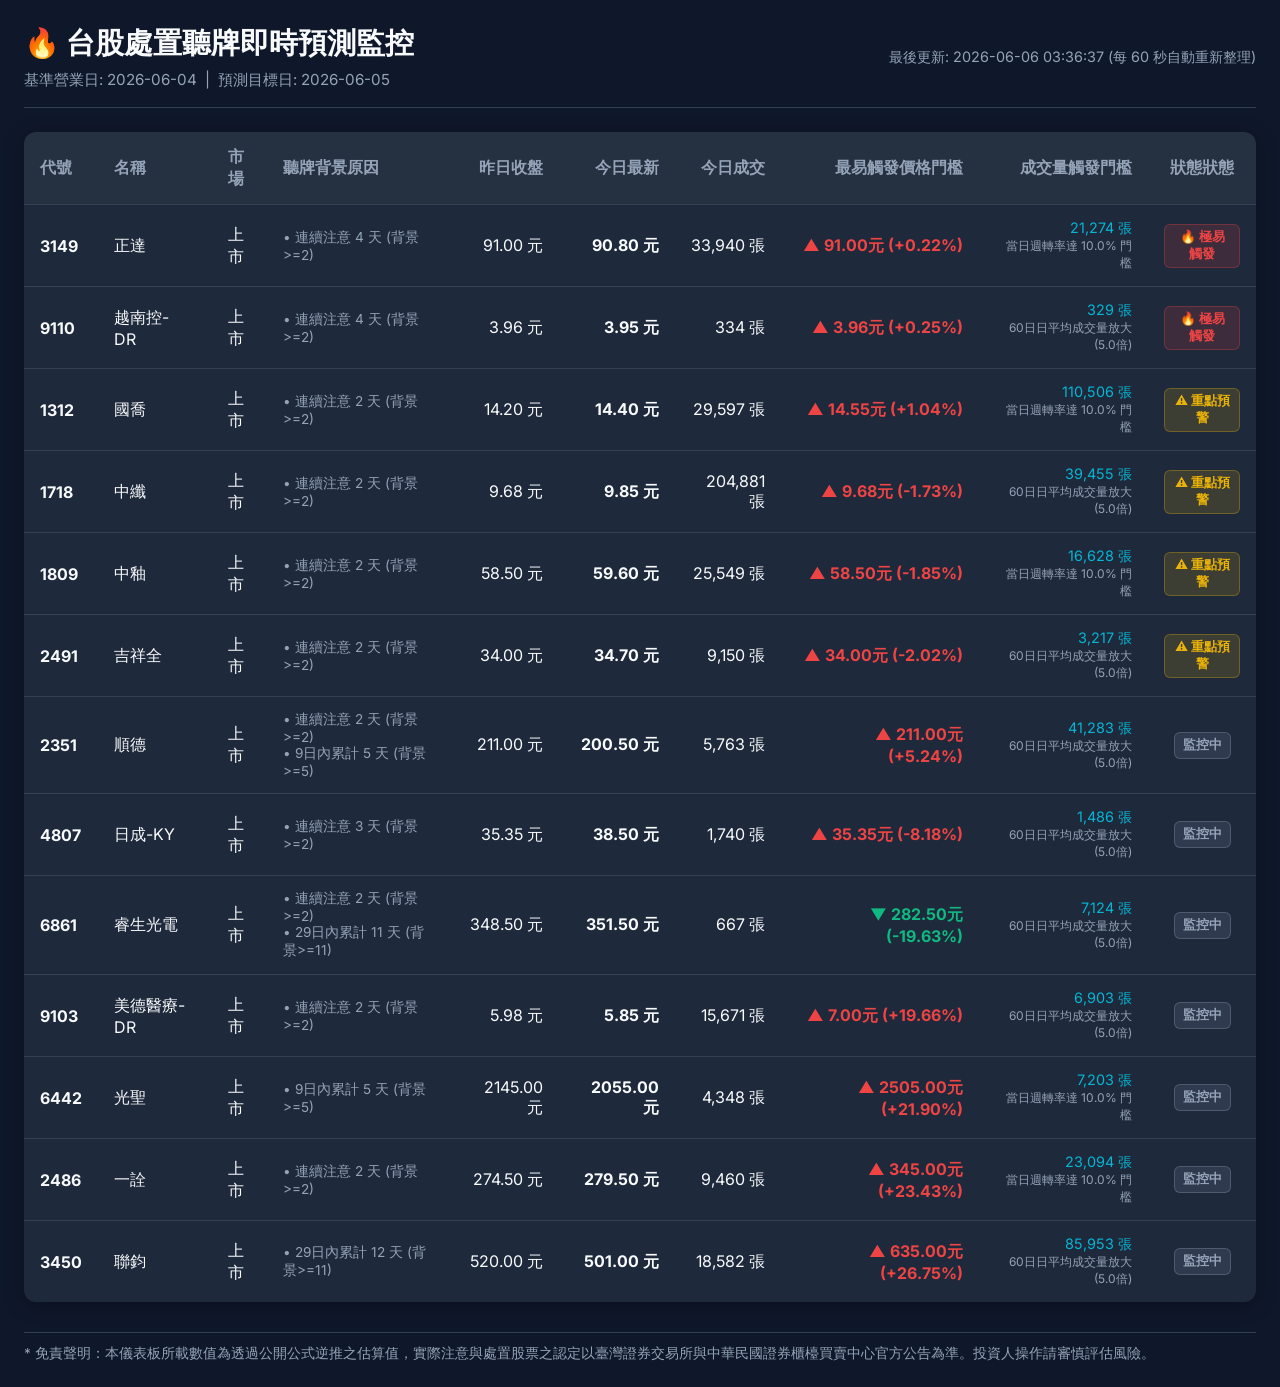
<file: disposition_listening.html>
<!DOCTYPE html>
<html lang="zh-TW">
<head>
    <meta charset="UTF-8">
    <meta name="viewport" content="width=device-width, initial-scale=1.0">
    <title>🔥 台股處置聽牌即時預測看板</title>
    <link href="https://fonts.googleapis.com/css2?family=Inter:wght@300;400;500;600;700&family=Outfit:wght@400;500;600;700&display=swap" rel="stylesheet">
    <style>
        :root {
            --bg-primary: #0f172a;
            --bg-secondary: #1e293b;
            --text-primary: #f8fafc;
            --text-secondary: #94a3b8;
            --color-red: #ef4444;
            --color-yellow: #eab308;
            --color-green: #10b981;
            --color-cyan: #06b6d4;
            --border-color: #334155;
        }
        body {
            background-color: var(--bg-primary);
            color: var(--text-primary);
            font-family: 'Inter', 'Outfit', sans-serif;
            margin: 0;
            padding: 24px;
        }
        header {
            margin-bottom: 24px;
            border-bottom: 1px solid var(--border-color);
            padding-bottom: 16px;
            display: flex;
            justify-content: space-between;
            align-items: center;
        }
        h1 {
            margin: 0;
            font-size: 1.8rem;
            color: var(--text-primary);
        }
        .update-time {
            font-size: 0.9rem;
            color: var(--text-secondary);
        }
        table {
            width: 100%;
            border-collapse: collapse;
            margin-top: 16px;
            background-color: var(--bg-secondary);
            border-radius: 12px;
            overflow: hidden;
            box-shadow: 0 4px 20px rgba(0,0,0,0.3);
        }
        th, td {
            padding: 14px 16px;
            text-align: left;
            border-bottom: 1px solid var(--border-color);
        }
        th {
            background-color: rgba(255,255,255,0.03);
            color: var(--text-secondary);
            font-weight: 600;
        }
        tr:last-child td {
            border-bottom: none;
        }
        tr:hover {
            background-color: rgba(255,255,255,0.01);
        }
        .badge {
            display: inline-block;
            padding: 4px 8px;
            border-radius: 6px;
            font-size: 0.8rem;
            font-weight: 600;
        }
        .badge-red {
            background-color: rgba(239, 68, 68, 0.15);
            color: var(--color-red);
            border: 1px solid rgba(239, 68, 68, 0.3);
        }
        .badge-yellow {
            background-color: rgba(234, 179, 8, 0.15);
            color: var(--color-yellow);
            border: 1px solid rgba(234, 179, 8, 0.3);
        }
        .badge-gray {
            background-color: rgba(148, 163, 184, 0.15);
            color: var(--text-secondary);
            border: 1px solid rgba(148, 163, 184, 0.3);
        }
        .text-right {
            text-align: right;
        }
        .text-center {
            text-align: center;
        }
        .price-up {
            color: var(--color-red);
            font-weight: bold;
        }
        .price-down {
            color: var(--color-green);
            font-weight: bold;
        }
        .progress-bar {
            height: 6px;
            background-color: #334155;
            border-radius: 3px;
            overflow: hidden;
            margin-top: 4px;
        }
        .progress-fill {
            height: 100%;
            border-radius: 3px;
        }
    </style>
    <script>
        setTimeout(function() {
            location.reload();
        }, 60000); // 每分鐘自動刷新
    </script>
</head>
<body>
    <header>
        <div>
            <h1>🔥 台股處置聽牌即時預測監控</h1>
            <div style="margin-top: 6px; color: var(--text-secondary); font-size: 0.95rem;">
                基準營業日: 2026-06-04 &nbsp;|&nbsp; 預測目標日: 2026-06-05
            </div>
        </div>
        <div class="update-time">
            最後更新: 2026-06-06 03:36:37 (每 60 秒自動重新整理)
        </div>
    </header>
    
    <table>
        <thead>
            <tr>
                <th>代號</th>
                <th>名稱</th>
                <th class="text-center">市場</th>
                <th>聽牌背景原因</th>
                <th class="text-right">昨日收盤</th>
                <th class="text-right">今日最新</th>
                <th class="text-right">今日成交</th>
                <th class="text-right">最易觸發價格門檻</th>
                <th class="text-right">成交量觸發門檻</th>
                <th class="text-center">狀態狀態</th>
            </tr>
        </thead>
        <tbody>
    
            <tr>
                <td><strong>3149</strong></td>
                <td>正達</td>
                <td class="text-center">上市</td>
                <td style="font-size: 0.85rem; color: var(--text-secondary);">• 連續注意 4 天 (背景>=2)</td>
                <td class="text-right">91.00 元</td>
                <td class="text-right"><strong>90.80 元</strong></td>
                <td class="text-right">33,940 張</td>
                <td class="text-right price-up">▲ 91.00元 (+0.22%)</td>
                <td class="text-right" style="color: var(--color-cyan); font-size: 0.9rem;">
                    21,274 張
                    <div style="font-size: 0.75rem; color: var(--text-secondary);">當日週轉率達 10.0% 門檻</div>
                </td>
                <td class="text-center"><span class="badge badge-red">🔥 極易觸發</span></td>
            </tr>
            
            <tr>
                <td><strong>9110</strong></td>
                <td>越南控-DR</td>
                <td class="text-center">上市</td>
                <td style="font-size: 0.85rem; color: var(--text-secondary);">• 連續注意 4 天 (背景>=2)</td>
                <td class="text-right">3.96 元</td>
                <td class="text-right"><strong>3.95 元</strong></td>
                <td class="text-right">334 張</td>
                <td class="text-right price-up">▲ 3.96元 (+0.25%)</td>
                <td class="text-right" style="color: var(--color-cyan); font-size: 0.9rem;">
                    329 張
                    <div style="font-size: 0.75rem; color: var(--text-secondary);">60日日平均成交量放大 (5.0倍)</div>
                </td>
                <td class="text-center"><span class="badge badge-red">🔥 極易觸發</span></td>
            </tr>
            
            <tr>
                <td><strong>1312</strong></td>
                <td>國喬</td>
                <td class="text-center">上市</td>
                <td style="font-size: 0.85rem; color: var(--text-secondary);">• 連續注意 2 天 (背景>=2)</td>
                <td class="text-right">14.20 元</td>
                <td class="text-right"><strong>14.40 元</strong></td>
                <td class="text-right">29,597 張</td>
                <td class="text-right price-up">▲ 14.55元 (+1.04%)</td>
                <td class="text-right" style="color: var(--color-cyan); font-size: 0.9rem;">
                    110,506 張
                    <div style="font-size: 0.75rem; color: var(--text-secondary);">當日週轉率達 10.0% 門檻</div>
                </td>
                <td class="text-center"><span class="badge badge-yellow">⚠️ 重點預警</span></td>
            </tr>
            
            <tr>
                <td><strong>1718</strong></td>
                <td>中纖</td>
                <td class="text-center">上市</td>
                <td style="font-size: 0.85rem; color: var(--text-secondary);">• 連續注意 2 天 (背景>=2)</td>
                <td class="text-right">9.68 元</td>
                <td class="text-right"><strong>9.85 元</strong></td>
                <td class="text-right">204,881 張</td>
                <td class="text-right price-up">▲ 9.68元 (-1.73%)</td>
                <td class="text-right" style="color: var(--color-cyan); font-size: 0.9rem;">
                    39,455 張
                    <div style="font-size: 0.75rem; color: var(--text-secondary);">60日日平均成交量放大 (5.0倍)</div>
                </td>
                <td class="text-center"><span class="badge badge-yellow">⚠️ 重點預警</span></td>
            </tr>
            
            <tr>
                <td><strong>1809</strong></td>
                <td>中釉</td>
                <td class="text-center">上市</td>
                <td style="font-size: 0.85rem; color: var(--text-secondary);">• 連續注意 2 天 (背景>=2)</td>
                <td class="text-right">58.50 元</td>
                <td class="text-right"><strong>59.60 元</strong></td>
                <td class="text-right">25,549 張</td>
                <td class="text-right price-up">▲ 58.50元 (-1.85%)</td>
                <td class="text-right" style="color: var(--color-cyan); font-size: 0.9rem;">
                    16,628 張
                    <div style="font-size: 0.75rem; color: var(--text-secondary);">當日週轉率達 10.0% 門檻</div>
                </td>
                <td class="text-center"><span class="badge badge-yellow">⚠️ 重點預警</span></td>
            </tr>
            
            <tr>
                <td><strong>2491</strong></td>
                <td>吉祥全</td>
                <td class="text-center">上市</td>
                <td style="font-size: 0.85rem; color: var(--text-secondary);">• 連續注意 2 天 (背景>=2)</td>
                <td class="text-right">34.00 元</td>
                <td class="text-right"><strong>34.70 元</strong></td>
                <td class="text-right">9,150 張</td>
                <td class="text-right price-up">▲ 34.00元 (-2.02%)</td>
                <td class="text-right" style="color: var(--color-cyan); font-size: 0.9rem;">
                    3,217 張
                    <div style="font-size: 0.75rem; color: var(--text-secondary);">60日日平均成交量放大 (5.0倍)</div>
                </td>
                <td class="text-center"><span class="badge badge-yellow">⚠️ 重點預警</span></td>
            </tr>
            
            <tr>
                <td><strong>2351</strong></td>
                <td>順德</td>
                <td class="text-center">上市</td>
                <td style="font-size: 0.85rem; color: var(--text-secondary);">• 連續注意 2 天 (背景>=2)<br>• 9日內累計 5 天 (背景>=5)</td>
                <td class="text-right">211.00 元</td>
                <td class="text-right"><strong>200.50 元</strong></td>
                <td class="text-right">5,763 張</td>
                <td class="text-right price-up">▲ 211.00元 (+5.24%)</td>
                <td class="text-right" style="color: var(--color-cyan); font-size: 0.9rem;">
                    41,283 張
                    <div style="font-size: 0.75rem; color: var(--text-secondary);">60日日平均成交量放大 (5.0倍)</div>
                </td>
                <td class="text-center"><span class="badge badge-gray">監控中</span></td>
            </tr>
            
            <tr>
                <td><strong>4807</strong></td>
                <td>日成-KY</td>
                <td class="text-center">上市</td>
                <td style="font-size: 0.85rem; color: var(--text-secondary);">• 連續注意 3 天 (背景>=2)</td>
                <td class="text-right">35.35 元</td>
                <td class="text-right"><strong>38.50 元</strong></td>
                <td class="text-right">1,740 張</td>
                <td class="text-right price-up">▲ 35.35元 (-8.18%)</td>
                <td class="text-right" style="color: var(--color-cyan); font-size: 0.9rem;">
                    1,486 張
                    <div style="font-size: 0.75rem; color: var(--text-secondary);">60日日平均成交量放大 (5.0倍)</div>
                </td>
                <td class="text-center"><span class="badge badge-gray">監控中</span></td>
            </tr>
            
            <tr>
                <td><strong>6861</strong></td>
                <td>睿生光電</td>
                <td class="text-center">上市</td>
                <td style="font-size: 0.85rem; color: var(--text-secondary);">• 連續注意 2 天 (背景>=2)<br>• 29日內累計 11 天 (背景>=11)</td>
                <td class="text-right">348.50 元</td>
                <td class="text-right"><strong>351.50 元</strong></td>
                <td class="text-right">667 張</td>
                <td class="text-right price-down">▼ 282.50元 (-19.63%)</td>
                <td class="text-right" style="color: var(--color-cyan); font-size: 0.9rem;">
                    7,124 張
                    <div style="font-size: 0.75rem; color: var(--text-secondary);">60日日平均成交量放大 (5.0倍)</div>
                </td>
                <td class="text-center"><span class="badge badge-gray">監控中</span></td>
            </tr>
            
            <tr>
                <td><strong>9103</strong></td>
                <td>美德醫療-DR</td>
                <td class="text-center">上市</td>
                <td style="font-size: 0.85rem; color: var(--text-secondary);">• 連續注意 2 天 (背景>=2)</td>
                <td class="text-right">5.98 元</td>
                <td class="text-right"><strong>5.85 元</strong></td>
                <td class="text-right">15,671 張</td>
                <td class="text-right price-up">▲ 7.00元 (+19.66%)</td>
                <td class="text-right" style="color: var(--color-cyan); font-size: 0.9rem;">
                    6,903 張
                    <div style="font-size: 0.75rem; color: var(--text-secondary);">60日日平均成交量放大 (5.0倍)</div>
                </td>
                <td class="text-center"><span class="badge badge-gray">監控中</span></td>
            </tr>
            
            <tr>
                <td><strong>6442</strong></td>
                <td>光聖</td>
                <td class="text-center">上市</td>
                <td style="font-size: 0.85rem; color: var(--text-secondary);">• 9日內累計 5 天 (背景>=5)</td>
                <td class="text-right">2145.00 元</td>
                <td class="text-right"><strong>2055.00 元</strong></td>
                <td class="text-right">4,348 張</td>
                <td class="text-right price-up">▲ 2505.00元 (+21.90%)</td>
                <td class="text-right" style="color: var(--color-cyan); font-size: 0.9rem;">
                    7,203 張
                    <div style="font-size: 0.75rem; color: var(--text-secondary);">當日週轉率達 10.0% 門檻</div>
                </td>
                <td class="text-center"><span class="badge badge-gray">監控中</span></td>
            </tr>
            
            <tr>
                <td><strong>2486</strong></td>
                <td>一詮</td>
                <td class="text-center">上市</td>
                <td style="font-size: 0.85rem; color: var(--text-secondary);">• 連續注意 2 天 (背景>=2)</td>
                <td class="text-right">274.50 元</td>
                <td class="text-right"><strong>279.50 元</strong></td>
                <td class="text-right">9,460 張</td>
                <td class="text-right price-up">▲ 345.00元 (+23.43%)</td>
                <td class="text-right" style="color: var(--color-cyan); font-size: 0.9rem;">
                    23,094 張
                    <div style="font-size: 0.75rem; color: var(--text-secondary);">當日週轉率達 10.0% 門檻</div>
                </td>
                <td class="text-center"><span class="badge badge-gray">監控中</span></td>
            </tr>
            
            <tr>
                <td><strong>3450</strong></td>
                <td>聯鈞</td>
                <td class="text-center">上市</td>
                <td style="font-size: 0.85rem; color: var(--text-secondary);">• 29日內累計 12 天 (背景>=11)</td>
                <td class="text-right">520.00 元</td>
                <td class="text-right"><strong>501.00 元</strong></td>
                <td class="text-right">18,582 張</td>
                <td class="text-right price-up">▲ 635.00元 (+26.75%)</td>
                <td class="text-right" style="color: var(--color-cyan); font-size: 0.9rem;">
                    85,953 張
                    <div style="font-size: 0.75rem; color: var(--text-secondary);">60日日平均成交量放大 (5.0倍)</div>
                </td>
                <td class="text-center"><span class="badge badge-gray">監控中</span></td>
            </tr>
            
        </tbody>
    </table>
    
    <div style="margin-top: 30px; font-size: 0.85rem; color: var(--text-secondary); border-top: 1px solid var(--border-color); padding-top: 12px;">
        * 免責聲明：本儀表板所載數值為透過公開公式逆推之估算值，實際注意與處置股票之認定以臺灣證券交易所與中華民國證券櫃檯買賣中心官方公告為準。投資人操作請審慎評估風險。
    </div>
</body>
</html>
</file>
<file: index.css>
/* index.css */

:root {
    --bg-main: #0a0a0c;
    --bg-panel: rgba(22, 22, 28, 0.65);
    --bg-panel-solid: #16161c;
    --bg-select: rgba(0, 210, 255, 0.15);
    --border-color: rgba(255, 255, 255, 0.07);
    --border-select: #00d2ff;
    
    --fg-primary: #ffffff;
    --fg-secondary: #a0a0ab;
    --fg-accent-cyan: #00d2ff;
    --fg-accent-magenta: #d800ff;
    
    --color-green: #00ff66;
    --color-red: #ff3366;
    --color-yellow: #ffd700;
    
    /* Status tags styling */
    --bg-guaranteed: #4a0e17;
    --fg-guaranteed: #ff3333;
    --bg-extreme: #3a1a22;
    --fg-extreme: #ff3366;
    --bg-warn: #353018;
    --fg-warn: #ffd700;
    --bg-disposed: #2a1535;
    --fg-disposed: #e066ff;
    --bg-release: #10301b;
    --fg-release: #00ff66;
    --bg-upcoming: #352010;
    --fg-upcoming: #ff9900;
    
    --transition-fast: 0.15s ease;
    --transition-normal: 0.25s cubic-bezier(0.4, 0, 0.2, 1);
}

/* Global Reset & Base */
* {
    margin: 0;
    padding: 0;
    box-sizing: border-box;
}

body {
    background-color: var(--bg-main);
    background-image: 
        radial-gradient(at 10% 10%, rgba(216, 0, 255, 0.05) 0px, transparent 50%),
        radial-gradient(at 90% 90%, rgba(0, 210, 255, 0.05) 0px, transparent 50%);
    background-attachment: fixed;
    color: var(--fg-primary);
    font-family: 'Inter', '微軟正黑體', -apple-system, BlinkMacSystemFont, sans-serif;
    min-height: 100vh;
    padding: 20px;
    display: flex;
    justify-content: center;
}

.app-container {
    width: 100%;
    max-width: 1400px;
    display: flex;
    flex-direction: column;
    gap: 15px;
}

/* Header Section */
.app-header {
    display: flex;
    justify-content: space-between;
    align-items: center;
    flex-wrap: wrap;
    gap: 15px;
    background: var(--bg-panel);
    backdrop-filter: blur(12px);
    -webkit-backdrop-filter: blur(12px);
    border: 1px solid var(--border-color);
    padding: 20px;
    border-radius: 16px;
    box-shadow: 0 8px 32px 0 rgba(0, 0, 0, 0.3);
}

.app-header .title {
    font-family: 'Outfit', sans-serif;
    font-size: 1.6rem;
    font-weight: 700;
    color: var(--fg-accent-cyan);
    text-shadow: 0 0 15px rgba(0, 210, 255, 0.3);
}

.controls {
    display: flex;
    gap: 15px;
    align-items: center;
    flex-wrap: wrap;
}

.search-box, .filter-box {
    display: flex;
    align-items: center;
    gap: 8px;
    font-size: 0.9rem;
    color: var(--fg-secondary);
}

.search-box input, .filter-box select {
    background: rgba(255, 255, 255, 0.04);
    border: 1px solid rgba(255, 255, 255, 0.1);
    color: var(--fg-primary);
    padding: 8px 12px;
    border-radius: 8px;
    outline: none;
    font-family: inherit;
    transition: var(--transition-fast);
}

.search-box input:focus, .filter-box select:focus {
    border-color: var(--fg-accent-cyan);
    box-shadow: 0 0 8px rgba(0, 210, 255, 0.2);
    background: rgba(255, 255, 255, 0.08);
}

/* Stats Panel */
.stats-panel {
    display: grid;
    grid-template-columns: repeat(auto-fit, minmax(280px, 1fr));
    gap: 15px;
}

.stat-card {
    background: var(--bg-panel);
    backdrop-filter: blur(12px);
    -webkit-backdrop-filter: blur(12px);
    border: 1px solid var(--border-color);
    padding: 16px 20px;
    border-radius: 14px;
    display: flex;
    flex-direction: column;
    gap: 5px;
    transition: var(--transition-normal);
}

.stat-card:hover {
    transform: translateY(-2px);
    box-shadow: 0 6px 20px rgba(0, 0, 0, 0.4);
}

.stat-label {
    font-size: 0.9rem;
    font-weight: 500;
}

.stat-value {
    font-family: 'Outfit', sans-serif;
    font-size: 1.5rem;
    font-weight: 700;
}

.stat-notice { border-left: 4px solid var(--fg-accent-cyan); }
.stat-notice .stat-label { color: var(--fg-accent-cyan); }
.stat-warn { border-left: 4px solid var(--color-yellow); }
.stat-warn .stat-label { color: var(--color-yellow); }
.stat-disposed { border-left: 4px solid var(--fg-disposed); }
.stat-disposed .stat-label { color: var(--fg-disposed); }

/* Main Layout Grid */
.main-content {
    display: flex;
    gap: 15px;
    align-items: stretch;
}

.tables-section {
    flex: 3;
    display: flex;
    flex-direction: column;
    gap: 15px;
    min-width: 0; /* Prevents flex children from bursting out */
}

.detail-section {
    flex: 2;
    background: var(--bg-panel);
    backdrop-filter: blur(12px);
    -webkit-backdrop-filter: blur(12px);
    border: 1px solid var(--border-color);
    border-radius: 16px;
    box-shadow: 0 8px 32px 0 rgba(0, 0, 0, 0.3);
    padding: 20px;
    min-width: 320px;
    position: sticky;
    top: 20px;
    max-height: calc(100vh - 40px);
    overflow-y: auto;
}

/* Tables Styling */
.table-container {
    background: var(--bg-panel);
    backdrop-filter: blur(12px);
    -webkit-backdrop-filter: blur(12px);
    border: 1px solid var(--border-color);
    border-radius: 16px;
    padding: 15px;
    box-shadow: 0 8px 32px 0 rgba(0, 0, 0, 0.3);
}

.table-header {
    margin-bottom: 12px;
}

.table-header h2 {
    font-size: 1.05rem;
    font-weight: 600;
    color: var(--fg-accent-cyan);
}

.table-header .disposed-header {
    color: var(--fg-disposed);
}

.table-wrapper {
    overflow-x: auto;
    width: 100%;
}

table {
    width: 100%;
    border-collapse: collapse;
    font-size: 0.9rem;
    text-align: left;
}

th, td {
    padding: 10px 12px;
    border-bottom: 1px solid rgba(255, 255, 255, 0.03);
}

th {
    background: rgba(255, 255, 255, 0.02);
    font-weight: 600;
    color: var(--fg-secondary);
    user-select: none;
}

tbody tr {
    cursor: pointer;
    transition: var(--transition-fast);
}

tbody tr:hover {
    background: rgba(255, 255, 255, 0.02);
}

tbody tr.selected-row {
    background: var(--bg-select) !important;
    color: var(--fg-primary);
    box-shadow: inset 3px 0 0 var(--border-color);
}

/* Cell Alignment Classes */
.text-center { text-align: center; }
.text-right { text-align: right; }

.placeholder-row {
    text-align: center;
    color: var(--fg-secondary);
    padding: 30px;
    font-style: italic;
}

/* Warning Status Colors & Badges */
.status-badge {
    padding: 3px 8px;
    border-radius: 6px;
    font-size: 0.78rem;
    font-weight: 700;
    display: inline-block;
    letter-spacing: 0.5px;
}

tr.guaranteed-row td { color: var(--fg-guaranteed); }
.status-badge.guaranteed { background: var(--bg-guaranteed); color: var(--fg-guaranteed); }

tr.extreme-row td { color: var(--fg-extreme); }
.status-badge.extreme { background: var(--bg-extreme); color: var(--fg-extreme); }

tr.warn-row td { color: var(--fg-warn); }
.status-badge.warn { background: var(--bg-warn); color: var(--fg-warn); }

tr.normal-row { color: var(--fg-primary); }
.status-badge.normal { background: rgba(255, 255, 255, 0.08); color: var(--fg-secondary); }

/* Disposed row tag styling */
tr.disposed-row td { color: var(--fg-disposed); }
.status-badge.disposed { background: var(--bg-disposed); color: var(--fg-disposed); }

tr.release-row td { color: var(--color-green); }
.status-badge.release { background: var(--bg-release); color: var(--fg-release); }

tr.upcoming-row td { color: var(--fg-upcoming); }
.status-badge.upcoming { background: var(--bg-upcoming); color: var(--fg-upcoming); }

/* Detail Panel Styling */
.detail-placeholder {
    display: flex;
    flex-direction: column;
    align-items: center;
    justify-content: center;
    gap: 15px;
    height: 300px;
    color: var(--fg-secondary);
    text-align: center;
}

.detail-placeholder .info-icon {
    font-size: 2.5rem;
    opacity: 0.5;
}

.detail-card {
    display: flex;
    flex-direction: column;
    gap: 15px;
}

.detail-title {
    font-family: 'Outfit', sans-serif;
    font-size: 1.3rem;
    font-weight: 700;
    color: var(--fg-accent-cyan);
    margin-bottom: 2px;
}

.detail-subtitle {
    font-size: 0.85rem;
    color: var(--fg-secondary);
}

.detail-divider {
    height: 1px;
    background: var(--border-color);
}

.detail-section-title {
    font-size: 1rem;
    font-weight: 700;
    color: var(--color-yellow);
    margin-top: 5px;
}

.detail-text {
    font-size: 0.9rem;
    line-height: 1.6;
    color: var(--fg-secondary);
}

.detail-block {
    display: flex;
    flex-direction: column;
    gap: 10px;
}

.threshold-row {
    background: rgba(255, 255, 255, 0.015);
    border: 1px solid rgba(255, 255, 255, 0.04);
    border-radius: 8px;
    padding: 10px 12px;
    font-size: 0.85rem;
}

.threshold-rule {
    font-weight: 600;
    color: var(--fg-accent-cyan);
    margin-bottom: 4px;
}

.threshold-values {
    display: flex;
    flex-direction: column;
    gap: 3px;
}

.up-val { color: var(--color-green); font-weight: 500; }
.down-val { color: var(--color-red); font-weight: 500; }
.vol-val { color: var(--fg-accent-magenta); font-weight: 500; }

.trigger-badge {
    padding: 2px 6px;
    border-radius: 4px;
    font-size: 0.75rem;
    font-weight: 700;
    margin-left: 6px;
}
.trigger-badge.extreme { background: var(--bg-extreme); color: var(--fg-extreme); }
.trigger-badge.warn { background: var(--bg-warn); color: var(--fg-warn); }

/* Footer */
.app-footer {
    text-align: left;
    background: var(--bg-panel);
    backdrop-filter: blur(12px);
    border: 1px solid var(--border-color);
    padding: 10px 20px;
    border-radius: 10px;
    font-size: 0.8rem;
    color: var(--fg-secondary);
}

/* Custom Scrollbar */
::-webkit-scrollbar {
    width: 6px;
    height: 6px;
}
::-webkit-scrollbar-track {
    background: rgba(0,0,0,0.1);
}
::-webkit-scrollbar-thumb {
    background: rgba(255,255,255,0.1);
    border-radius: 3px;
}
::-webkit-scrollbar-thumb:hover {
    background: rgba(255,255,255,0.2);
}

/* Responsive Styles for Tablet & Mobile */
@media (max-width: 1024px) {
    body {
        padding: 10px;
    }
    
    .main-content {
        flex-direction: column;
        gap: 15px;
    }
    
    .detail-section {
        position: relative;
        top: 0;
        max-height: none;
        overflow-y: visible;
        width: 100%;
        min-width: 0;
    }
    
    .app-header {
        flex-direction: column;
        align-items: flex-start;
    }
    
    .controls {
        width: 100%;
        justify-content: space-between;
    }
}

@media (max-width: 600px) {
    .controls {
        flex-direction: column;
        align-items: stretch;
    }
    
    .search-box, .filter-box {
        justify-content: space-between;
    }
    
    .search-box input, .filter-box select {
        width: 65%;
    }
    
    th, td {
        padding: 8px 6px;
        font-size: 0.8rem;
    }
    
    .stat-value {
        font-size: 1.3rem;
    }
}
</file>
